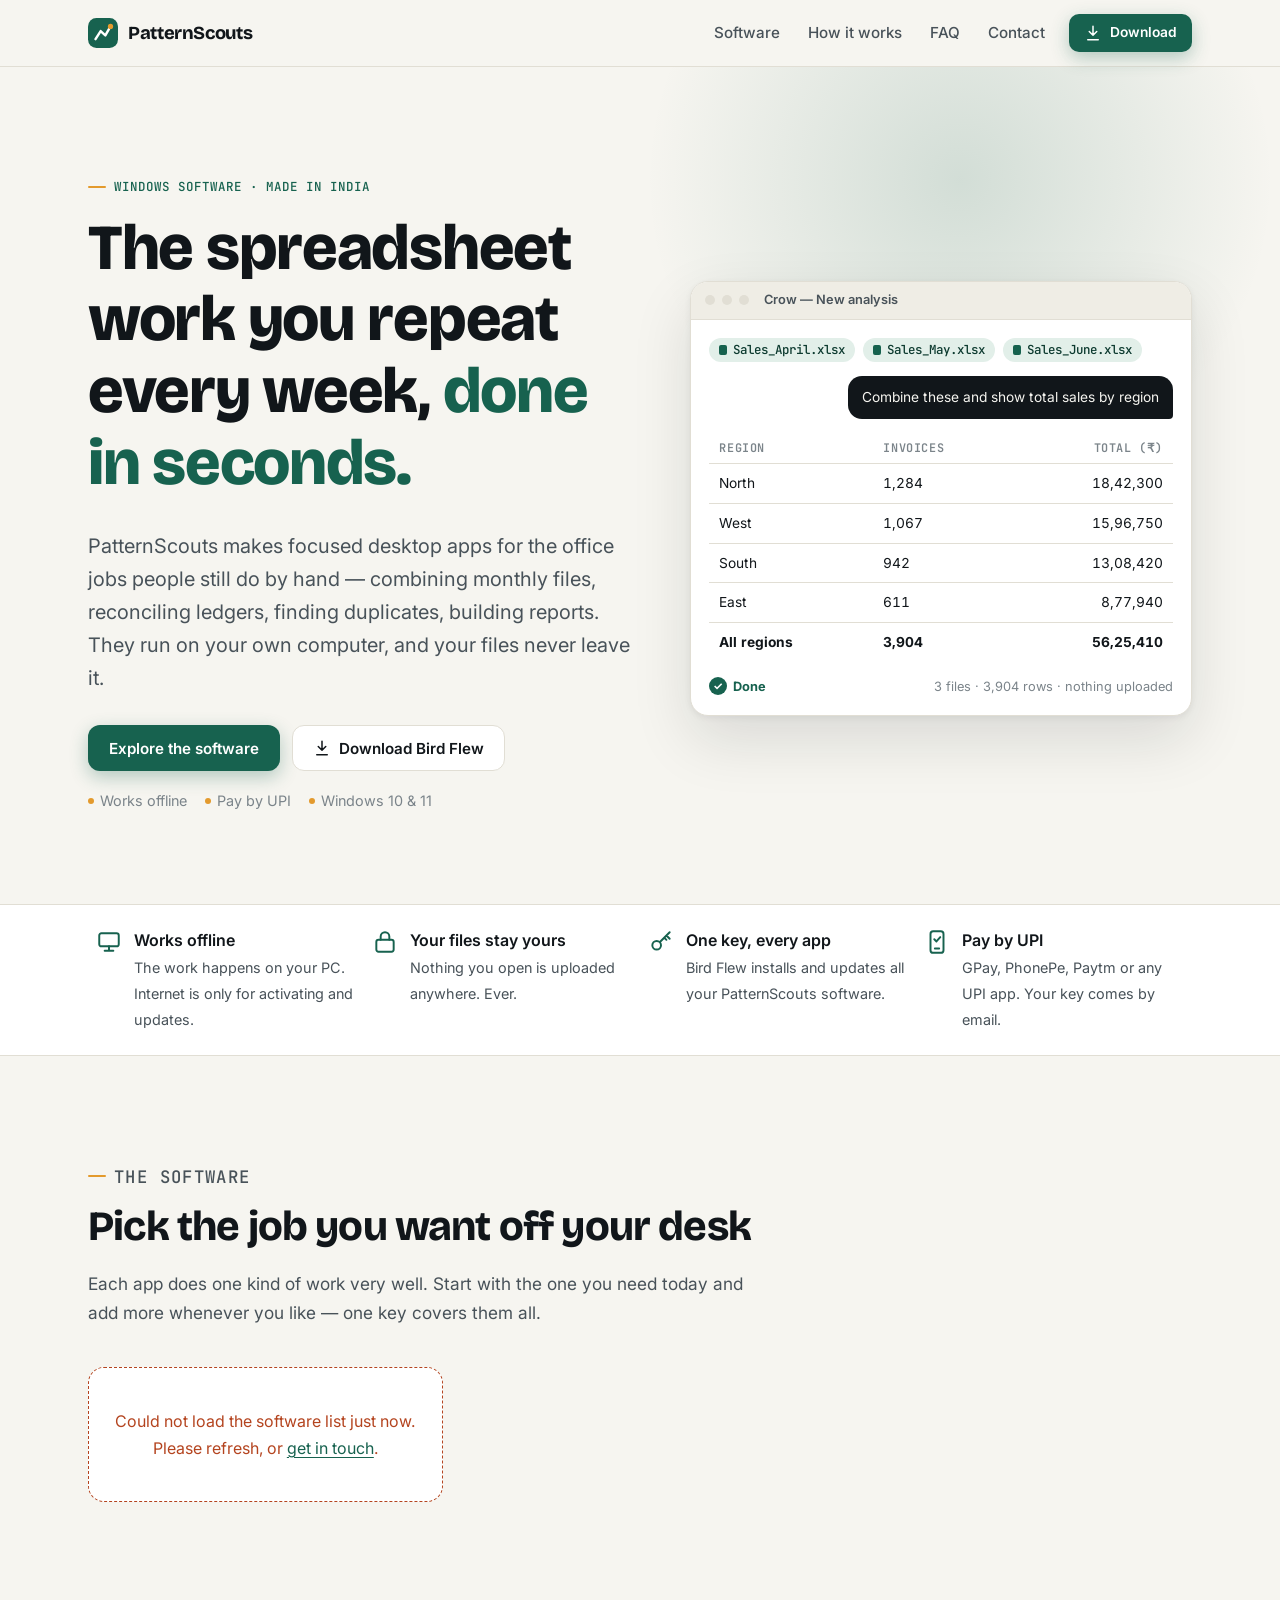
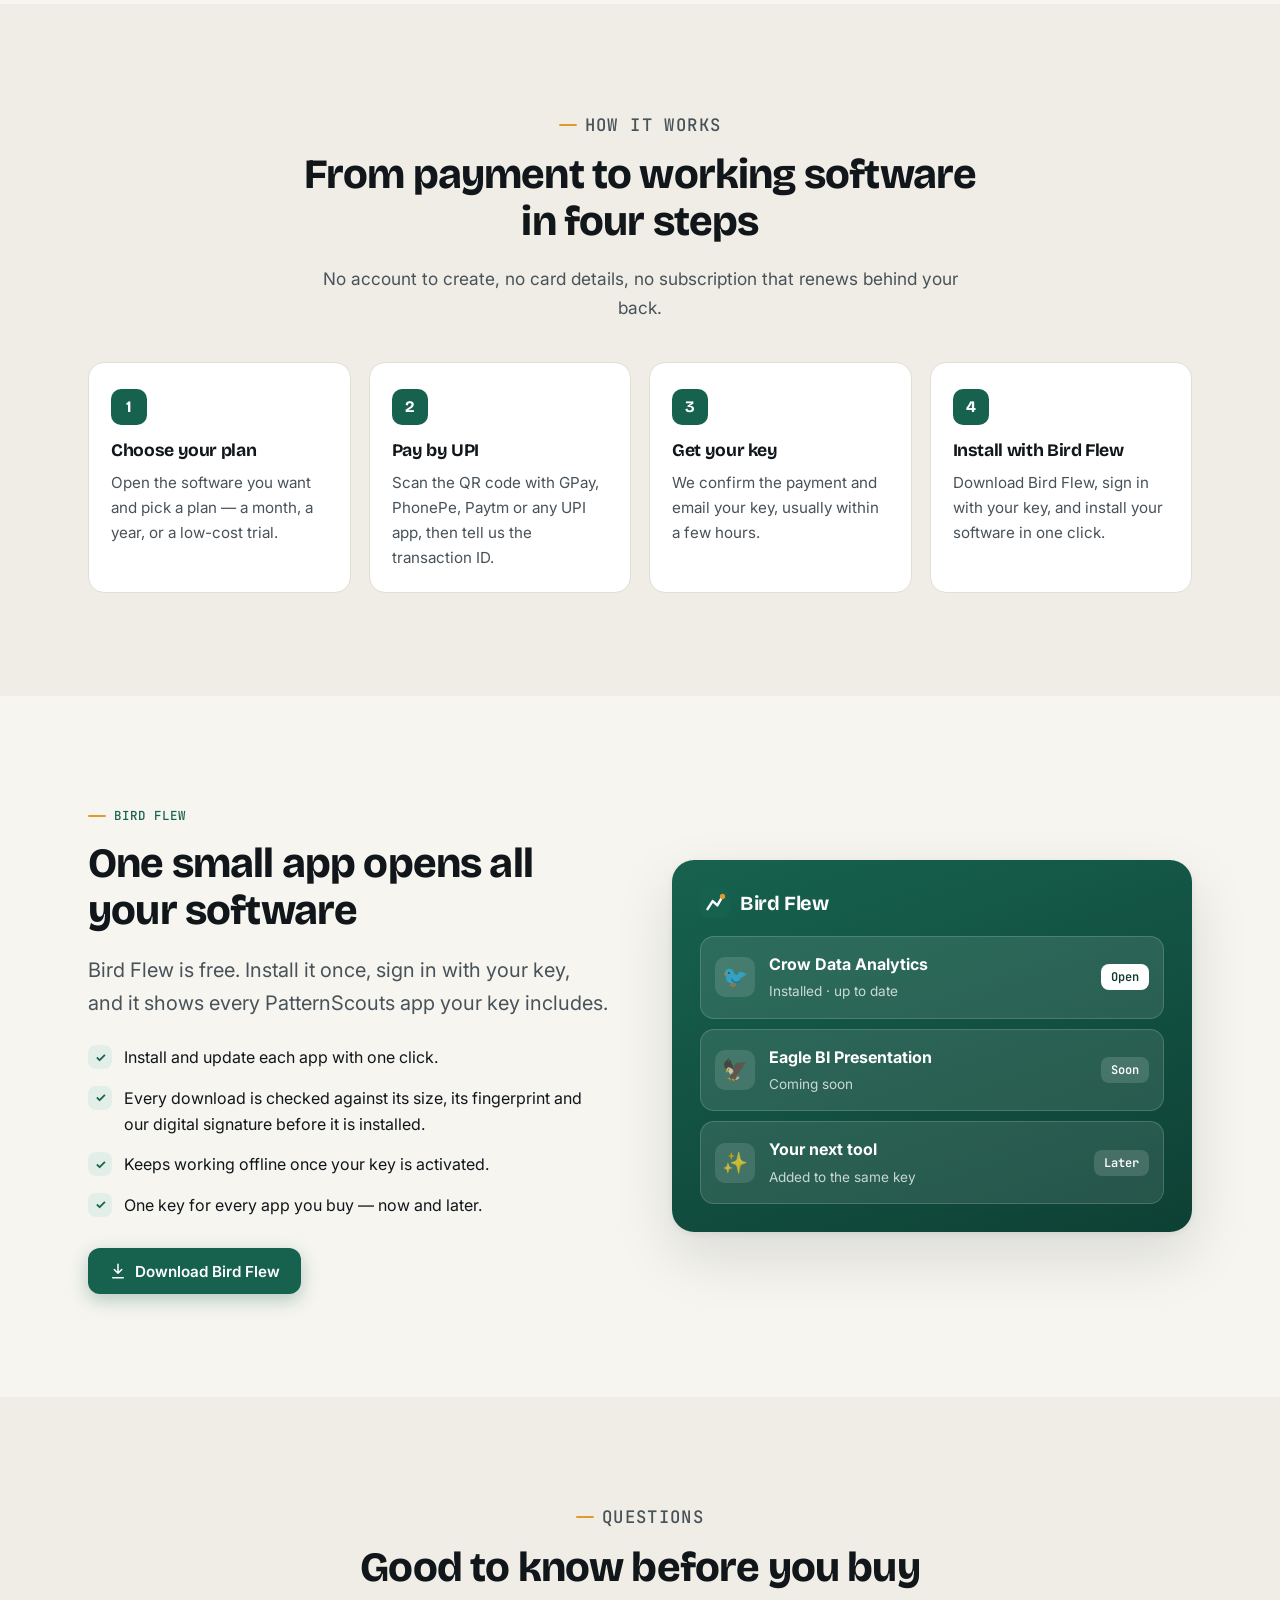
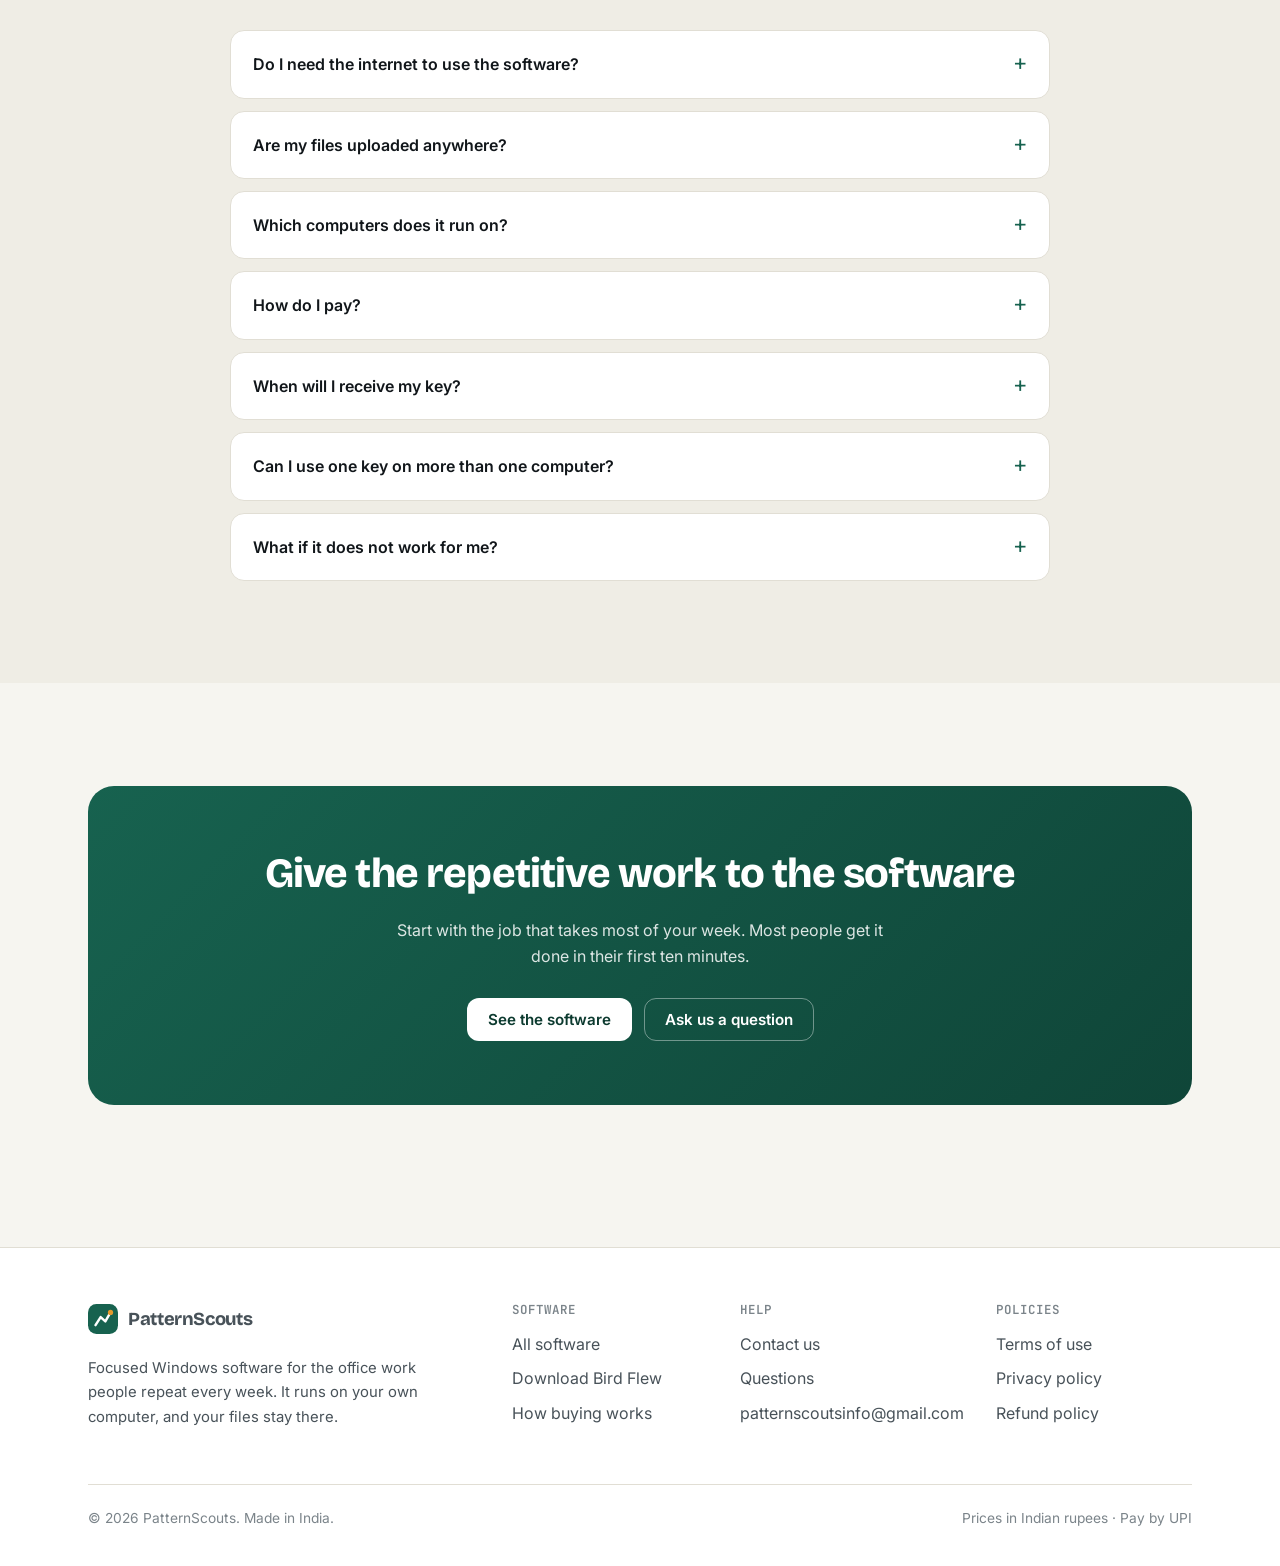
<file: index.html>
<!doctype html>
<html lang="en-IN">
<head>
<meta charset="utf-8">
<meta name="viewport" content="width=device-width, initial-scale=1">
<title>PatternScouts — Windows software for repeated spreadsheet work</title>
<meta name="description" content="Focused Windows apps that do your repeated Excel and office jobs in seconds. Works offline, your files stay on your PC. Pay by UPI.">
<link rel="canonical" href="https://patternscoutsinfo.in/">
<meta property="og:type" content="website">
<meta property="og:site_name" content="PatternScouts">
<meta property="og:title" content="PatternScouts — Windows software for repeated spreadsheet work">
<meta property="og:description" content="Focused Windows apps that do your repeated Excel and office jobs in seconds. Works offline, your files stay on your PC. Pay by UPI.">
<meta property="og:url" content="https://patternscoutsinfo.in/">
<meta name="theme-color" content="#17624F">
<link rel="icon" href="/favicon.svg" type="image/svg+xml">
<link rel="preconnect" href="https://fonts.googleapis.com">
<link rel="preconnect" href="https://fonts.gstatic.com" crossorigin>
<link href="https://fonts.googleapis.com/css2?family=Bricolage+Grotesque:opsz,wght@12..96,600..800&family=Inter:wght@400;500;600;700&family=JetBrains+Mono:wght@500;600&display=swap" rel="stylesheet">
<link rel="stylesheet" href="/css/site.css">
</head>
<body>
<a class="sr-only" href="#main">Skip to content</a>
<header class="top">
  <div class="wrap">
    <a class="brand" href="/"><svg class="brand-mark" viewBox="0 0 32 32" aria-hidden="true"><rect width="32" height="32" rx="9" style="fill:var(--brand)"/><path d="M8 22.5 13.5 14l5 4.5L24 9" style="fill:none;stroke:#fff;stroke-width:2.6;stroke-linecap:round;stroke-linejoin:round"/><circle cx="24" cy="9" r="2.8" style="fill:var(--saffron)"/></svg><span>PatternScouts</span></a>
    <button class="menu-btn" type="button" aria-label="Open menu" aria-expanded="false" aria-controls="nav"><svg viewBox="0 0 24 24" fill="none" stroke="currentColor" stroke-width="2" stroke-linecap="round" aria-hidden="true"><path d="M4 7h16M4 12h16M4 17h16"/></svg></button>
    <nav class="nav" id="nav" aria-label="Main">
      <a href="/#software">Software</a>
      <a href="/#how">How it works</a>
      <a href="/#faq">FAQ</a>
      <a href="/contact.html">Contact</a>
      <a class="btn btn-primary btn-small" href="/download.html"><svg viewBox="0 0 24 24" fill="none" stroke="currentColor" stroke-width="2" stroke-linecap="round" stroke-linejoin="round" aria-hidden="true"><path d="M12 3v12M7 10l5 5 5-5M5 21h14"/></svg>Download</a>
    </nav>
  </div>
</header>
<main id="main">
<section class="hero">
  <div class="wrap">
    <div>
      <p class="eyebrow">Windows software &middot; Made in India</p>
      <h1>The spreadsheet work you repeat every week, <em>done in seconds.</em></h1>
      <p class="lede">PatternScouts makes focused desktop apps for the office jobs people still do by hand &mdash; combining monthly files, reconciling ledgers, finding duplicates, building reports. They run on your own computer, and your files never leave it.</p>
      <div class="hero-actions">
        <a class="btn btn-primary" href="#software">Explore the software</a>
        <a class="btn btn-ghost" href="/download.html"><svg viewBox="0 0 24 24" fill="none" stroke="currentColor" stroke-width="2" stroke-linecap="round" stroke-linejoin="round" aria-hidden="true"><path d="M12 3v12M7 10l5 5 5-5M5 21h14"/></svg>Download Bird Flew</a>
      </div>
      <p class="hero-note"><span>Works offline</span><span>Pay by UPI</span><span>Windows 10 &amp; 11</span></p>
    </div>
    <div class="mock" aria-hidden="true">
      <div class="mock-bar"><i></i><i></i><i></i><b>Crow &mdash; New analysis</b></div>
      <div class="mock-body">
        <div class="mock-files"><span class="chip">Sales_April.xlsx</span><span class="chip">Sales_May.xlsx</span><span class="chip">Sales_June.xlsx</span></div>
        <div class="mock-ask">Combine these and show total sales by region</div>
        <table class="mock-table">
          <thead><tr><th>Region</th><th>Invoices</th><th>Total (&#8377;)</th></tr></thead>
          <tbody>
            <tr><td>North</td><td>1,284</td><td>18,42,300</td></tr>
            <tr><td>West</td><td>1,067</td><td>15,96,750</td></tr>
            <tr><td>South</td><td>942</td><td>13,08,420</td></tr>
            <tr><td>East</td><td>611</td><td>8,77,940</td></tr>
            <tr><td>All regions</td><td>3,904</td><td>56,25,410</td></tr>
          </tbody>
        </table>
        <div class="mock-done"><strong>Done</strong><span>3 files &middot; 3,904 rows &middot; nothing uploaded</span></div>
      </div>
    </div>
  </div>
</section>

<section class="trust" aria-label="Why PatternScouts">
  <div class="wrap">
    <div class="trust-item"><svg viewBox="0 0 24 24" fill="none" stroke="currentColor" stroke-width="1.8" stroke-linecap="round" stroke-linejoin="round" aria-hidden="true"><rect x="3" y="4" width="18" height="12" rx="2"/><path d="M8 20h8M12 16v4"/></svg><div><strong>Works offline</strong><span>The work happens on your PC. Internet is only for activating and updates.</span></div></div>
    <div class="trust-item"><svg viewBox="0 0 24 24" fill="none" stroke="currentColor" stroke-width="1.8" stroke-linecap="round" stroke-linejoin="round" aria-hidden="true"><rect x="4" y="10" width="16" height="11" rx="2"/><path d="M8 10V7a4 4 0 0 1 8 0v3"/></svg><div><strong>Your files stay yours</strong><span>Nothing you open is uploaded anywhere. Ever.</span></div></div>
    <div class="trust-item"><svg viewBox="0 0 24 24" fill="none" stroke="currentColor" stroke-width="1.8" stroke-linecap="round" stroke-linejoin="round" aria-hidden="true"><circle cx="8" cy="15" r="4"/><path d="m11 12 9-9M17 6l3 3M15 8l2 2"/></svg><div><strong>One key, every app</strong><span>Bird Flew installs and updates all your PatternScouts software.</span></div></div>
    <div class="trust-item"><svg viewBox="0 0 24 24" fill="none" stroke="currentColor" stroke-width="1.8" stroke-linecap="round" stroke-linejoin="round" aria-hidden="true"><rect x="6" y="2" width="12" height="20" rx="2.5"/><path d="M10 18h4M9.5 9.5l2 2 3.5-4"/></svg><div><strong>Pay by UPI</strong><span>GPay, PhonePe, Paytm or any UPI app. Your key comes by email.</span></div></div>
  </div>
</section>

<section class="section" id="software">
  <div class="wrap">
    <div class="section-head">
      <p class="eyebrow">The software</p>
      <h2>Pick the job you want off your desk</h2>
      <p>Each app does one kind of work very well. Start with the one you need today and add more whenever you like &mdash; one key covers them all.</p>
    </div>
    <div class="grid" id="products">
      <div class="skeleton"></div><div class="skeleton"></div>
    </div>
  </div>
</section>

<section class="section section-alt" id="how">
  <div class="wrap">
    <div class="section-head center">
      <p class="eyebrow">How it works</p>
      <h2>From payment to working software in four steps</h2>
      <p>No account to create, no card details, no subscription that renews behind your back.</p>
    </div>
    <div class="steps">
      <div class="step"><h3>Choose your plan</h3><p>Open the software you want and pick a plan &mdash; a month, a year, or a low-cost trial.</p></div>
      <div class="step"><h3>Pay by UPI</h3><p>Scan the QR code with GPay, PhonePe, Paytm or any UPI app, then tell us the transaction ID.</p></div>
      <div class="step"><h3>Get your key</h3><p>We confirm the payment and email your key, usually within a few hours.</p></div>
      <div class="step"><h3>Install with Bird Flew</h3><p>Download Bird Flew, sign in with your key, and install your software in one click.</p></div>
    </div>
  </div>
</section>

<section class="section">
  <div class="wrap split">
    <div>
      <p class="eyebrow">Bird Flew</p>
      <h2>One small app opens all your software</h2>
      <p class="lede">Bird Flew is free. Install it once, sign in with your key, and it shows every PatternScouts app your key includes.</p>
      <ul class="checks">
        <li>Install and update each app with one click.</li>
        <li>Every download is checked against its size, its fingerprint and our digital signature before it is installed.</li>
        <li>Keeps working offline once your key is activated.</li>
        <li>One key for every app you buy &mdash; now and later.</li>
      </ul>
      <a class="btn btn-primary" href="/download.html"><svg viewBox="0 0 24 24" fill="none" stroke="currentColor" stroke-width="2" stroke-linecap="round" stroke-linejoin="round" aria-hidden="true"><path d="M12 3v12M7 10l5 5 5-5M5 21h14"/></svg>Download Bird Flew</a>
    </div>
    <div class="launcher" aria-hidden="true">
      <h3><svg class="brand-mark" viewBox="0 0 32 32" aria-hidden="true"><rect width="32" height="32" rx="9" style="fill:var(--brand)"/><path d="M8 22.5 13.5 14l5 4.5L24 9" style="fill:none;stroke:#fff;stroke-width:2.6;stroke-linecap:round;stroke-linejoin:round"/><circle cx="24" cy="9" r="2.8" style="fill:var(--saffron)"/></svg> Bird Flew</h3>
      <div class="launcher-app"><span class="ico">&#128038;</span><div><strong>Crow Data Analytics</strong><span>Installed &middot; up to date</span></div><em>Open</em></div>
      <div class="launcher-app"><span class="ico">&#129413;</span><div><strong>Eagle BI Presentation</strong><span>Coming soon</span></div><em class="dim">Soon</em></div>
      <div class="launcher-app"><span class="ico">&#10024;</span><div><strong>Your next tool</strong><span>Added to the same key</span></div><em class="dim">Later</em></div>
    </div>
  </div>
</section>

<section class="section" id="combo" hidden style="padding-top:0">
  <div class="wrap"><div id="bundles"></div></div>
</section>

<section class="section section-alt" id="faq">
  <div class="wrap">
    <div class="section-head center">
      <p class="eyebrow">Questions</p>
      <h2>Good to know before you buy</h2>
    </div>
    <div class="faq">
      <details><summary>Do I need the internet to use the software?</summary><p>Only to activate your key, download the software and get updates. The work itself &mdash; opening your files and producing results &mdash; happens on your computer, offline.</p></details>
      <details><summary>Are my files uploaded anywhere?</summary><p>No. Your spreadsheets are opened and processed on your own computer. We only keep what is needed to run your licence: your name, email, mobile number and which computers your key is activated on.</p></details>
      <details><summary>Which computers does it run on?</summary><p>Windows 10 or Windows 11, 64-bit. 8 GB of memory is enough; on computers with more memory the built-in AI assistant automatically uses a larger, smarter model.</p></details>
      <details><summary>How do I pay?</summary><p>By UPI &mdash; GPay, PhonePe, Paytm, BHIM or your bank's app. Scan the QR code on the buy page, pay the exact amount, and enter the UPI transaction ID. Card payments will be added later.</p></details>
      <details><summary>When will I receive my key?</summary><p>As soon as we have matched your payment &mdash; usually within a few hours, and always within one business day. It is emailed to the address you enter.</p></details>
      <details><summary>Can I use one key on more than one computer?</summary><p>Each plan says how many computers it covers. If you change computers, you can move your key; get in touch and we will help.</p></details>
      <details><summary>What if it does not work for me?</summary><p>Write to us first &mdash; most problems are fixed in one reply. If we cannot make it work on your computer, see our <a href="/refunds.html">refund policy</a>.</p></details>
    </div>
  </div>
</section>

<section class="section">
  <div class="wrap">
    <div class="cta-band">
      <h2>Give the repetitive work to the software</h2>
      <p>Start with the job that takes most of your week. Most people get it done in their first ten minutes.</p>
      <div class="hero-actions">
        <a class="btn btn-primary" href="#software">See the software</a>
        <a class="btn btn-ghost" href="/contact.html">Ask us a question</a>
      </div>
    </div>
  </div>
</section>
</main>
<footer class="foot">
  <div class="wrap">
    <div class="foot-grid">
      <div>
        <a class="brand" href="/"><svg class="brand-mark" viewBox="0 0 32 32" aria-hidden="true"><rect width="32" height="32" rx="9" style="fill:var(--brand)"/><path d="M8 22.5 13.5 14l5 4.5L24 9" style="fill:none;stroke:#fff;stroke-width:2.6;stroke-linecap:round;stroke-linejoin:round"/><circle cx="24" cy="9" r="2.8" style="fill:var(--saffron)"/></svg><span>PatternScouts</span></a>
        <p style="margin-top:14px">Focused Windows software for the office work people repeat every week. It runs on your own computer, and your files stay there.</p>
      </div>
      <div>
        <h4>Software</h4>
        <ul>
          <li><a href="/#software">All software</a></li>
          <li><a href="/download.html">Download Bird Flew</a></li>
          <li><a href="/#how">How buying works</a></li>
        </ul>
      </div>
      <div>
        <h4>Help</h4>
        <ul>
          <li><a href="/contact.html">Contact us</a></li>
          <li><a href="/#faq">Questions</a></li>
          <li><a href="mailto:patternscoutsinfo@gmail.com">patternscoutsinfo@gmail.com</a></li>
        </ul>
      </div>
      <div>
        <h4>Policies</h4>
        <ul>
          <li><a href="/terms.html">Terms of use</a></li>
          <li><a href="/privacy.html">Privacy policy</a></li>
          <li><a href="/refunds.html">Refund policy</a></li>
        </ul>
      </div>
    </div>
    <div class="foot-base">
      <span>&copy; <span data-year>2026</span> PatternScouts. Made in India.</span>
      <span>Prices in Indian rupees &middot; Pay by UPI</span>
    </div>
  </div>
</footer>
<script src="/js/site.js" defer></script>
<script src="/js/config.js" defer></script>
<script src="/js/api.js" defer></script>
<script src="/js/home.js" defer></script>
</body>
</html>
</file>
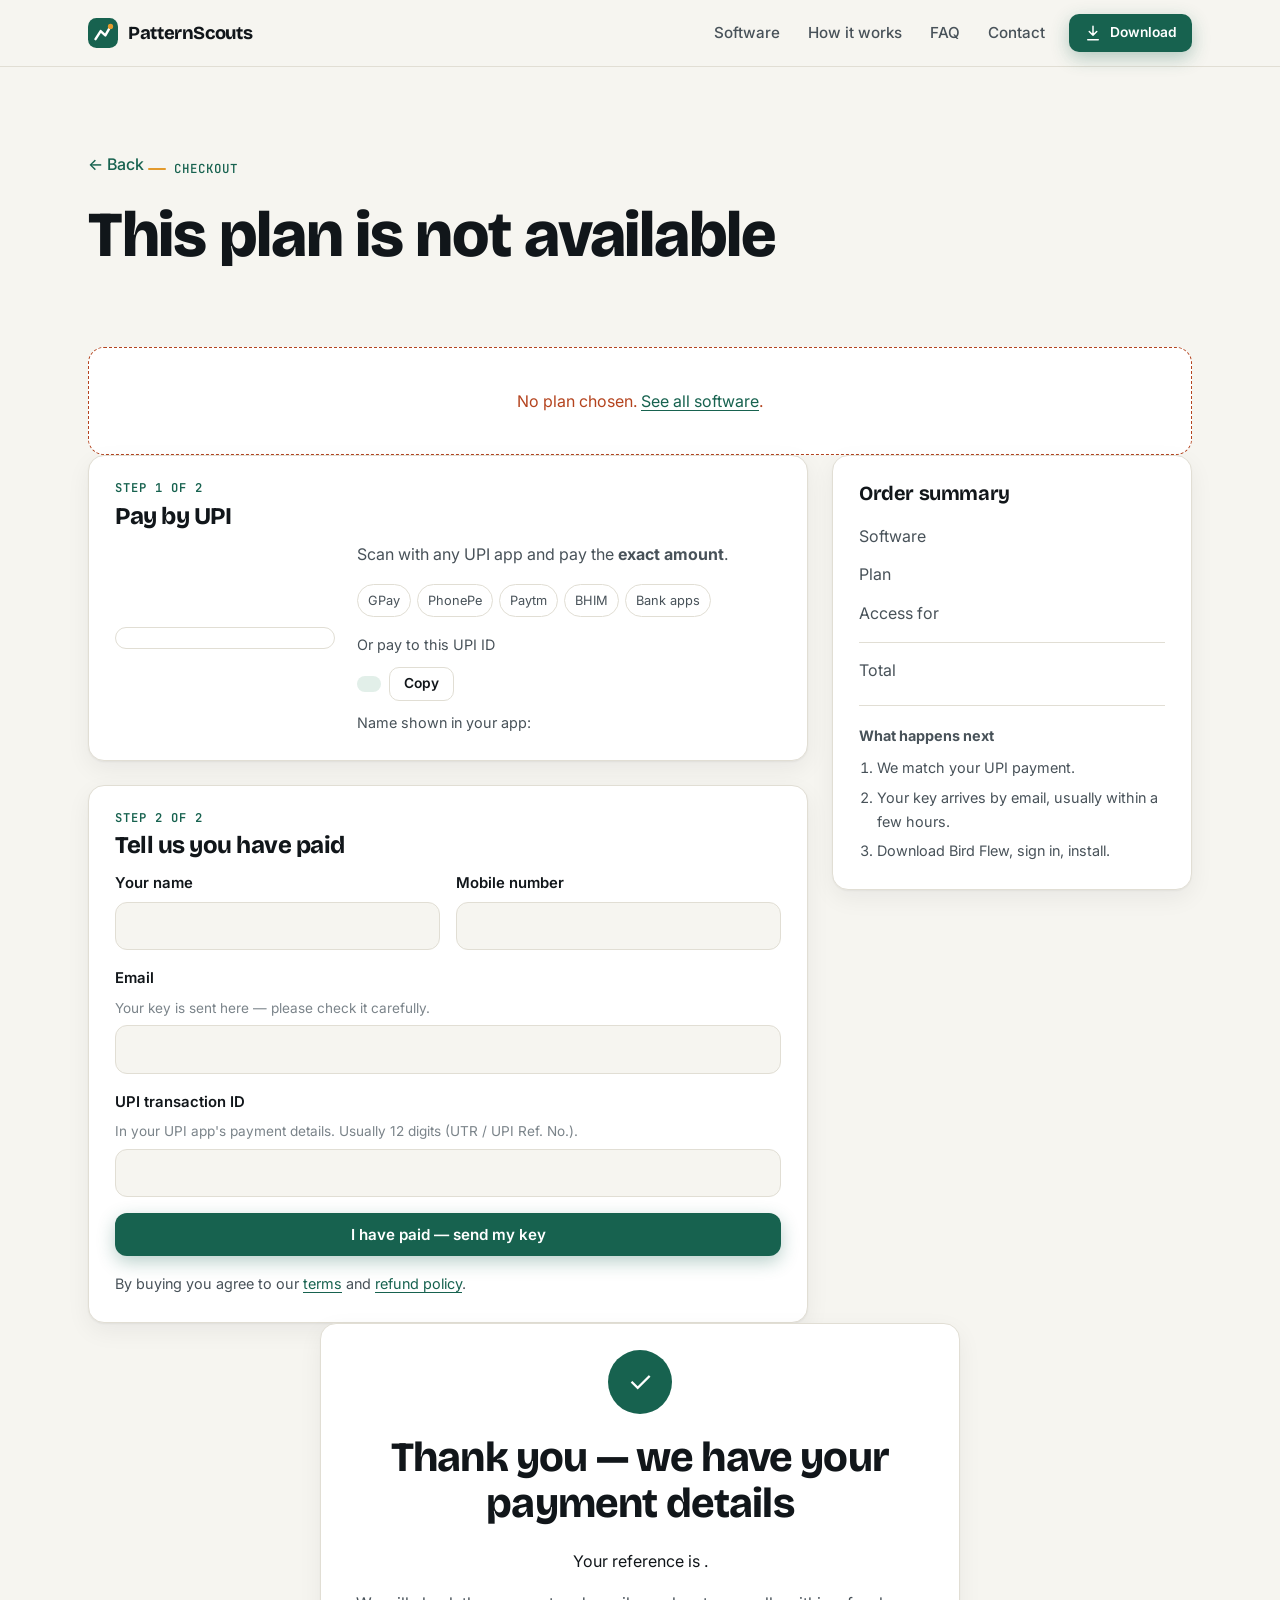
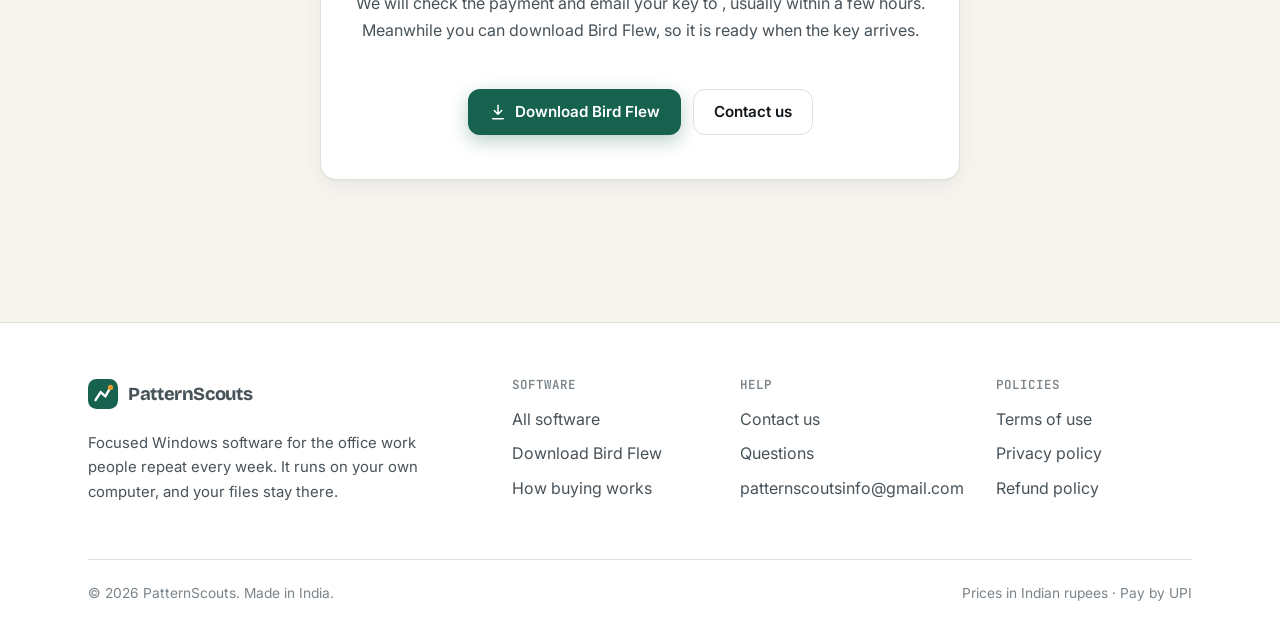
<file: buy.html>
<!doctype html>
<html lang="en-IN">
<head>
<meta charset="utf-8">
<meta name="viewport" content="width=device-width, initial-scale=1">
<title>Checkout — PatternScouts</title>
<meta name="description" content="Buy PatternScouts software. Pay by UPI; your key arrives by email.">
<link rel="canonical" href="https://patternscoutsinfo.in/buy.html">
<meta property="og:type" content="website">
<meta property="og:site_name" content="PatternScouts">
<meta property="og:title" content="Checkout — PatternScouts">
<meta property="og:description" content="Buy PatternScouts software. Pay by UPI; your key arrives by email.">
<meta property="og:url" content="https://patternscoutsinfo.in/buy.html">
<meta name="theme-color" content="#17624F">
<link rel="icon" href="/favicon.svg" type="image/svg+xml">
<link rel="preconnect" href="https://fonts.googleapis.com">
<link rel="preconnect" href="https://fonts.gstatic.com" crossorigin>
<link href="https://fonts.googleapis.com/css2?family=Bricolage+Grotesque:opsz,wght@12..96,600..800&family=Inter:wght@400;500;600;700&family=JetBrains+Mono:wght@500;600&display=swap" rel="stylesheet">
<link rel="stylesheet" href="/css/site.css">
</head>
<body>
<a class="sr-only" href="#main">Skip to content</a>
<header class="top">
  <div class="wrap">
    <a class="brand" href="/"><svg class="brand-mark" viewBox="0 0 32 32" aria-hidden="true"><rect width="32" height="32" rx="9" style="fill:var(--brand)"/><path d="M8 22.5 13.5 14l5 4.5L24 9" style="fill:none;stroke:#fff;stroke-width:2.6;stroke-linecap:round;stroke-linejoin:round"/><circle cx="24" cy="9" r="2.8" style="fill:var(--saffron)"/></svg><span>PatternScouts</span></a>
    <button class="menu-btn" type="button" aria-label="Open menu" aria-expanded="false" aria-controls="nav"><svg viewBox="0 0 24 24" fill="none" stroke="currentColor" stroke-width="2" stroke-linecap="round" aria-hidden="true"><path d="M4 7h16M4 12h16M4 17h16"/></svg></button>
    <nav class="nav" id="nav" aria-label="Main">
      <a href="/#software">Software</a>
      <a href="/#how">How it works</a>
      <a href="/#faq">FAQ</a>
      <a href="/contact.html">Contact</a>
      <a class="btn btn-primary btn-small" href="/download.html"><svg viewBox="0 0 24 24" fill="none" stroke="currentColor" stroke-width="2" stroke-linecap="round" stroke-linejoin="round" aria-hidden="true"><path d="M12 3v12M7 10l5 5 5-5M5 21h14"/></svg>Download</a>
    </nav>
  </div>
</header>
<main id="main">
<section class="page-head">
  <div class="wrap">
    <a class="back" id="back" href="/#software">&larr; Back</a>
    <p class="eyebrow">Checkout</p>
    <h1 id="title">Loading&hellip;</h1>
    <p class="lede" id="lede"></p>
  </div>
</section>

<section class="section" style="padding-top:0">
  <div class="wrap">
    <div class="state" id="state">Loading&hellip;</div>

    <div class="checkout" id="buy" hidden>
      <div class="pay-steps">
        <article class="card">
          <p class="step-label">Step 1 of 2</p>
          <h2 style="font-size:1.5rem">Pay <span data-amount></span> by UPI</h2>
          <div class="pay-grid">
            <div class="qr" id="qr" role="img" aria-label="UPI QR code for this payment"></div>
            <div>
              <p class="muted">Scan with any UPI app and pay the <strong>exact amount</strong>.</p>
              <div class="apps"><span>GPay</span><span>PhonePe</span><span>Paytm</span><span>BHIM</span><span>Bank apps</span></div>
              <p class="small muted" style="margin:16px 0 4px">Or pay to this UPI ID</p>
              <div class="upi"><code id="upi-id"></code><button type="button" class="btn btn-ghost btn-small" id="copy-upi">Copy</button></div>
              <p class="small muted" style="margin:0">Name shown in your app: <strong id="upi-name"></strong></p>
              <a class="btn btn-primary btn-block open-app" id="open-app" href="#">Pay with my UPI app</a>
            </div>
          </div>
        </article>

        <article class="card">
          <p class="step-label">Step 2 of 2</p>
          <h2 style="font-size:1.5rem">Tell us you have paid</h2>
          <form class="form" id="form" novalidate>
            <div class="form-row">
              <label class="field">Your name<input name="name" autocomplete="name" maxlength="120" required></label>
              <label class="field">Mobile number<input name="phone" type="tel" autocomplete="tel" inputmode="tel" maxlength="16" required></label>
            </div>
            <label class="field">Email <span class="hint">Your key is sent here &mdash; please check it carefully.</span>
              <input name="email" type="email" autocomplete="email" maxlength="200" required></label>
            <label class="field">UPI transaction ID <span class="hint">In your UPI app's payment details. Usually 12 digits (UTR / UPI Ref. No.).</span>
              <input name="ref" inputmode="numeric" autocomplete="off" maxlength="40" required></label>
            <p class="form-error" id="error" role="alert" hidden></p>
            <button class="btn btn-primary btn-block" type="submit" id="submit">I have paid &mdash; send my key</button>
            <p class="small muted" style="margin:0">By buying you agree to our <a href="/terms.html">terms</a> and <a href="/refunds.html">refund policy</a>.</p>
          </form>
        </article>
      </div>

      <aside class="card summary" aria-label="Order summary">
        <h3>Order summary</h3>
        <dl>
          <div><dt>Software</dt><dd id="sum-product"></dd></div>
          <div><dt>Plan</dt><dd id="sum-plan"></dd></div>
          <div><dt>Access for</dt><dd id="sum-period"></dd></div>
          <div class="total"><dt>Total</dt><dd data-amount></dd></div>
        </dl>
        <div class="next">
          <strong>What happens next</strong>
          <ol>
            <li>We match your UPI payment.</li>
            <li>Your key arrives by email, usually within a few hours.</li>
            <li>Download Bird Flew, sign in, install.</li>
          </ol>
        </div>
      </aside>
    </div>

    <article class="card done-card" id="done" hidden>
      <div class="big-check" aria-hidden="true">&#10003;</div>
      <h2>Thank you &mdash; we have your payment details</h2>
      <p>Your reference is <strong id="ref-out"></strong>.</p>
      <p class="muted">We will check the payment and email your key to <strong id="email-out"></strong>, usually within a few hours. Meanwhile you can download Bird Flew, so it is ready when the key arrives.</p>
      <div class="hero-actions" style="justify-content:center">
        <a class="btn btn-primary" href="/download.html"><svg viewBox="0 0 24 24" fill="none" stroke="currentColor" stroke-width="2" stroke-linecap="round" stroke-linejoin="round" aria-hidden="true"><path d="M12 3v12M7 10l5 5 5-5M5 21h14"/></svg>Download Bird Flew</a>
        <a class="btn btn-ghost" href="/contact.html">Contact us</a>
      </div>
    </article>
  </div>
</section>
</main>
<footer class="foot">
  <div class="wrap">
    <div class="foot-grid">
      <div>
        <a class="brand" href="/"><svg class="brand-mark" viewBox="0 0 32 32" aria-hidden="true"><rect width="32" height="32" rx="9" style="fill:var(--brand)"/><path d="M8 22.5 13.5 14l5 4.5L24 9" style="fill:none;stroke:#fff;stroke-width:2.6;stroke-linecap:round;stroke-linejoin:round"/><circle cx="24" cy="9" r="2.8" style="fill:var(--saffron)"/></svg><span>PatternScouts</span></a>
        <p style="margin-top:14px">Focused Windows software for the office work people repeat every week. It runs on your own computer, and your files stay there.</p>
      </div>
      <div>
        <h4>Software</h4>
        <ul>
          <li><a href="/#software">All software</a></li>
          <li><a href="/download.html">Download Bird Flew</a></li>
          <li><a href="/#how">How buying works</a></li>
        </ul>
      </div>
      <div>
        <h4>Help</h4>
        <ul>
          <li><a href="/contact.html">Contact us</a></li>
          <li><a href="/#faq">Questions</a></li>
          <li><a href="mailto:patternscoutsinfo@gmail.com">patternscoutsinfo@gmail.com</a></li>
        </ul>
      </div>
      <div>
        <h4>Policies</h4>
        <ul>
          <li><a href="/terms.html">Terms of use</a></li>
          <li><a href="/privacy.html">Privacy policy</a></li>
          <li><a href="/refunds.html">Refund policy</a></li>
        </ul>
      </div>
    </div>
    <div class="foot-base">
      <span>&copy; <span data-year>2026</span> PatternScouts. Made in India.</span>
      <span>Prices in Indian rupees &middot; Pay by UPI</span>
    </div>
  </div>
</footer>
<script src="/js/site.js" defer></script>
<script src="/js/config.js" defer></script>
<script src="/js/api.js" defer></script>
<script src="/js/vendor/qrcode.min.js" defer></script>
<script src="/js/buy.js" defer></script>
</body>
</html>
</file>
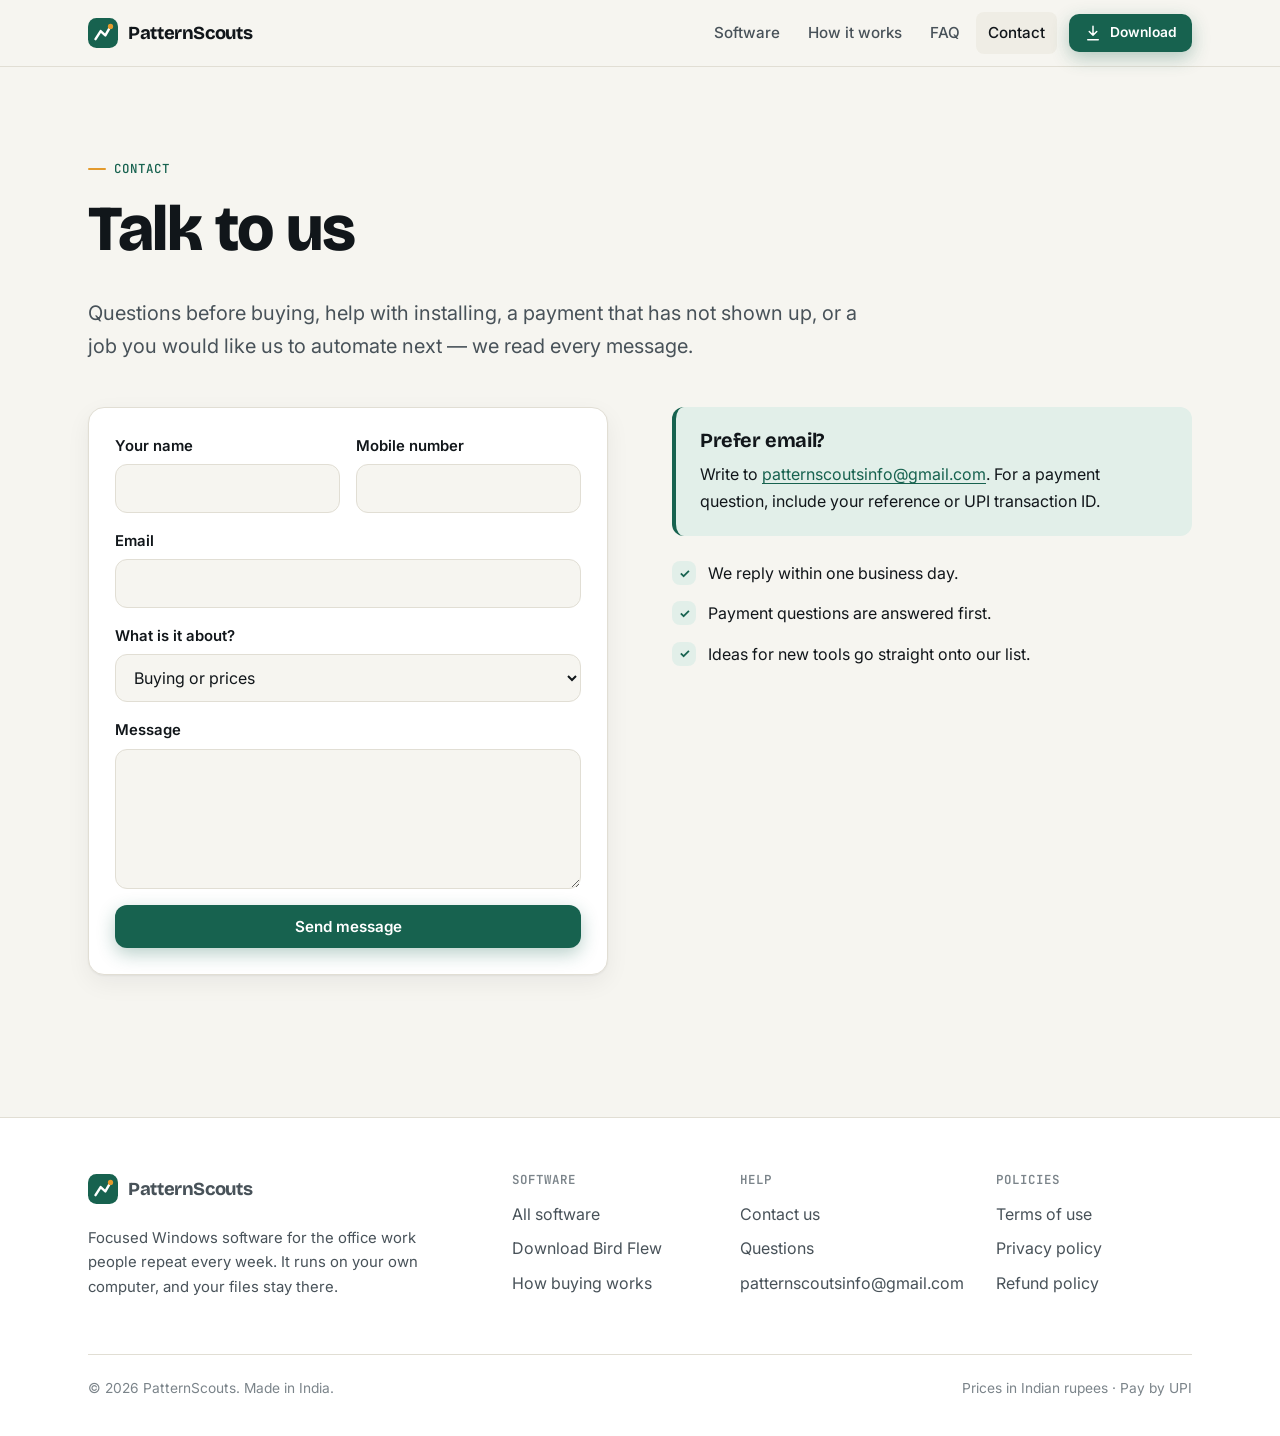
<file: contact.html>
<!doctype html>
<html lang="en-IN">
<head>
<meta charset="utf-8">
<meta name="viewport" content="width=device-width, initial-scale=1">
<title>Contact — PatternScouts</title>
<meta name="description" content="Questions, help with installing, payments, or ideas for new tools. We reply within one business day.">
<link rel="canonical" href="https://patternscoutsinfo.in/contact.html">
<meta property="og:type" content="website">
<meta property="og:site_name" content="PatternScouts">
<meta property="og:title" content="Contact — PatternScouts">
<meta property="og:description" content="Questions, help with installing, payments, or ideas for new tools. We reply within one business day.">
<meta property="og:url" content="https://patternscoutsinfo.in/contact.html">
<meta name="theme-color" content="#17624F">
<link rel="icon" href="/favicon.svg" type="image/svg+xml">
<link rel="preconnect" href="https://fonts.googleapis.com">
<link rel="preconnect" href="https://fonts.gstatic.com" crossorigin>
<link href="https://fonts.googleapis.com/css2?family=Bricolage+Grotesque:opsz,wght@12..96,600..800&family=Inter:wght@400;500;600;700&family=JetBrains+Mono:wght@500;600&display=swap" rel="stylesheet">
<link rel="stylesheet" href="/css/site.css">
</head>
<body>
<a class="sr-only" href="#main">Skip to content</a>
<header class="top">
  <div class="wrap">
    <a class="brand" href="/"><svg class="brand-mark" viewBox="0 0 32 32" aria-hidden="true"><rect width="32" height="32" rx="9" style="fill:var(--brand)"/><path d="M8 22.5 13.5 14l5 4.5L24 9" style="fill:none;stroke:#fff;stroke-width:2.6;stroke-linecap:round;stroke-linejoin:round"/><circle cx="24" cy="9" r="2.8" style="fill:var(--saffron)"/></svg><span>PatternScouts</span></a>
    <button class="menu-btn" type="button" aria-label="Open menu" aria-expanded="false" aria-controls="nav"><svg viewBox="0 0 24 24" fill="none" stroke="currentColor" stroke-width="2" stroke-linecap="round" aria-hidden="true"><path d="M4 7h16M4 12h16M4 17h16"/></svg></button>
    <nav class="nav" id="nav" aria-label="Main">
      <a href="/#software">Software</a>
      <a href="/#how">How it works</a>
      <a href="/#faq">FAQ</a>
      <a href="/contact.html" aria-current="page">Contact</a>
      <a class="btn btn-primary btn-small" href="/download.html"><svg viewBox="0 0 24 24" fill="none" stroke="currentColor" stroke-width="2" stroke-linecap="round" stroke-linejoin="round" aria-hidden="true"><path d="M12 3v12M7 10l5 5 5-5M5 21h14"/></svg>Download</a>
    </nav>
  </div>
</header>
<main id="main">
<section class="page-head">
  <div class="wrap">
    <p class="eyebrow">Contact</p>
    <h1>Talk to us</h1>
    <p class="lede">Questions before buying, help with installing, a payment that has not shown up, or a job you would like us to automate next &mdash; we read every message.</p>
  </div>
</section>

<section class="section" style="padding-top:0">
  <div class="wrap split" style="align-items:start">
    <div class="card">
      <form class="form" id="contact-form" novalidate>
        <div class="form-row">
          <label class="field">Your name<input name="name" autocomplete="name" maxlength="120" required></label>
          <label class="field">Mobile number<input name="mobile" type="tel" autocomplete="tel" inputmode="tel" maxlength="16" required></label>
        </div>
        <label class="field">Email<input name="email" type="email" autocomplete="email" maxlength="200" required></label>
        <label class="field">What is it about?
          <select name="topic">
            <option value="Buying">Buying or prices</option>
            <option value="Payment">A payment or my key</option>
            <option value="Support">Help with the software</option>
            <option value="Idea">A job I want automated</option>
            <option value="Other">Something else</option>
          </select>
        </label>
        <label class="field">Message<textarea name="message" maxlength="4000" required></textarea></label>
        <p class="form-error" id="contact-error" role="alert" hidden></p>
        <button class="btn btn-primary" type="submit" id="contact-submit">Send message</button>
      </form>
      <div class="form-ok" id="contact-ok" hidden></div>
    </div>
    <div>
      <div class="callout">
        <h3>Prefer email?</h3>
        <p>Write to <a href="mailto:patternscoutsinfo@gmail.com">patternscoutsinfo@gmail.com</a>. For a payment question, include your reference or UPI transaction ID.</p>
      </div>
      <ul class="checks">
        <li>We reply within one business day.</li>
        <li>Payment questions are answered first.</li>
        <li>Ideas for new tools go straight onto our list.</li>
      </ul>
    </div>
  </div>
</section>
</main>
<footer class="foot">
  <div class="wrap">
    <div class="foot-grid">
      <div>
        <a class="brand" href="/"><svg class="brand-mark" viewBox="0 0 32 32" aria-hidden="true"><rect width="32" height="32" rx="9" style="fill:var(--brand)"/><path d="M8 22.5 13.5 14l5 4.5L24 9" style="fill:none;stroke:#fff;stroke-width:2.6;stroke-linecap:round;stroke-linejoin:round"/><circle cx="24" cy="9" r="2.8" style="fill:var(--saffron)"/></svg><span>PatternScouts</span></a>
        <p style="margin-top:14px">Focused Windows software for the office work people repeat every week. It runs on your own computer, and your files stay there.</p>
      </div>
      <div>
        <h4>Software</h4>
        <ul>
          <li><a href="/#software">All software</a></li>
          <li><a href="/download.html">Download Bird Flew</a></li>
          <li><a href="/#how">How buying works</a></li>
        </ul>
      </div>
      <div>
        <h4>Help</h4>
        <ul>
          <li><a href="/contact.html">Contact us</a></li>
          <li><a href="/#faq">Questions</a></li>
          <li><a href="mailto:patternscoutsinfo@gmail.com">patternscoutsinfo@gmail.com</a></li>
        </ul>
      </div>
      <div>
        <h4>Policies</h4>
        <ul>
          <li><a href="/terms.html">Terms of use</a></li>
          <li><a href="/privacy.html">Privacy policy</a></li>
          <li><a href="/refunds.html">Refund policy</a></li>
        </ul>
      </div>
    </div>
    <div class="foot-base">
      <span>&copy; <span data-year>2026</span> PatternScouts. Made in India.</span>
      <span>Prices in Indian rupees &middot; Pay by UPI</span>
    </div>
  </div>
</footer>
<script src="/js/site.js" defer></script>
<script src="/js/config.js" defer></script>
<script src="/js/api.js" defer></script>
<script src="/js/contact.js" defer></script>
</body>
</html>
</file>
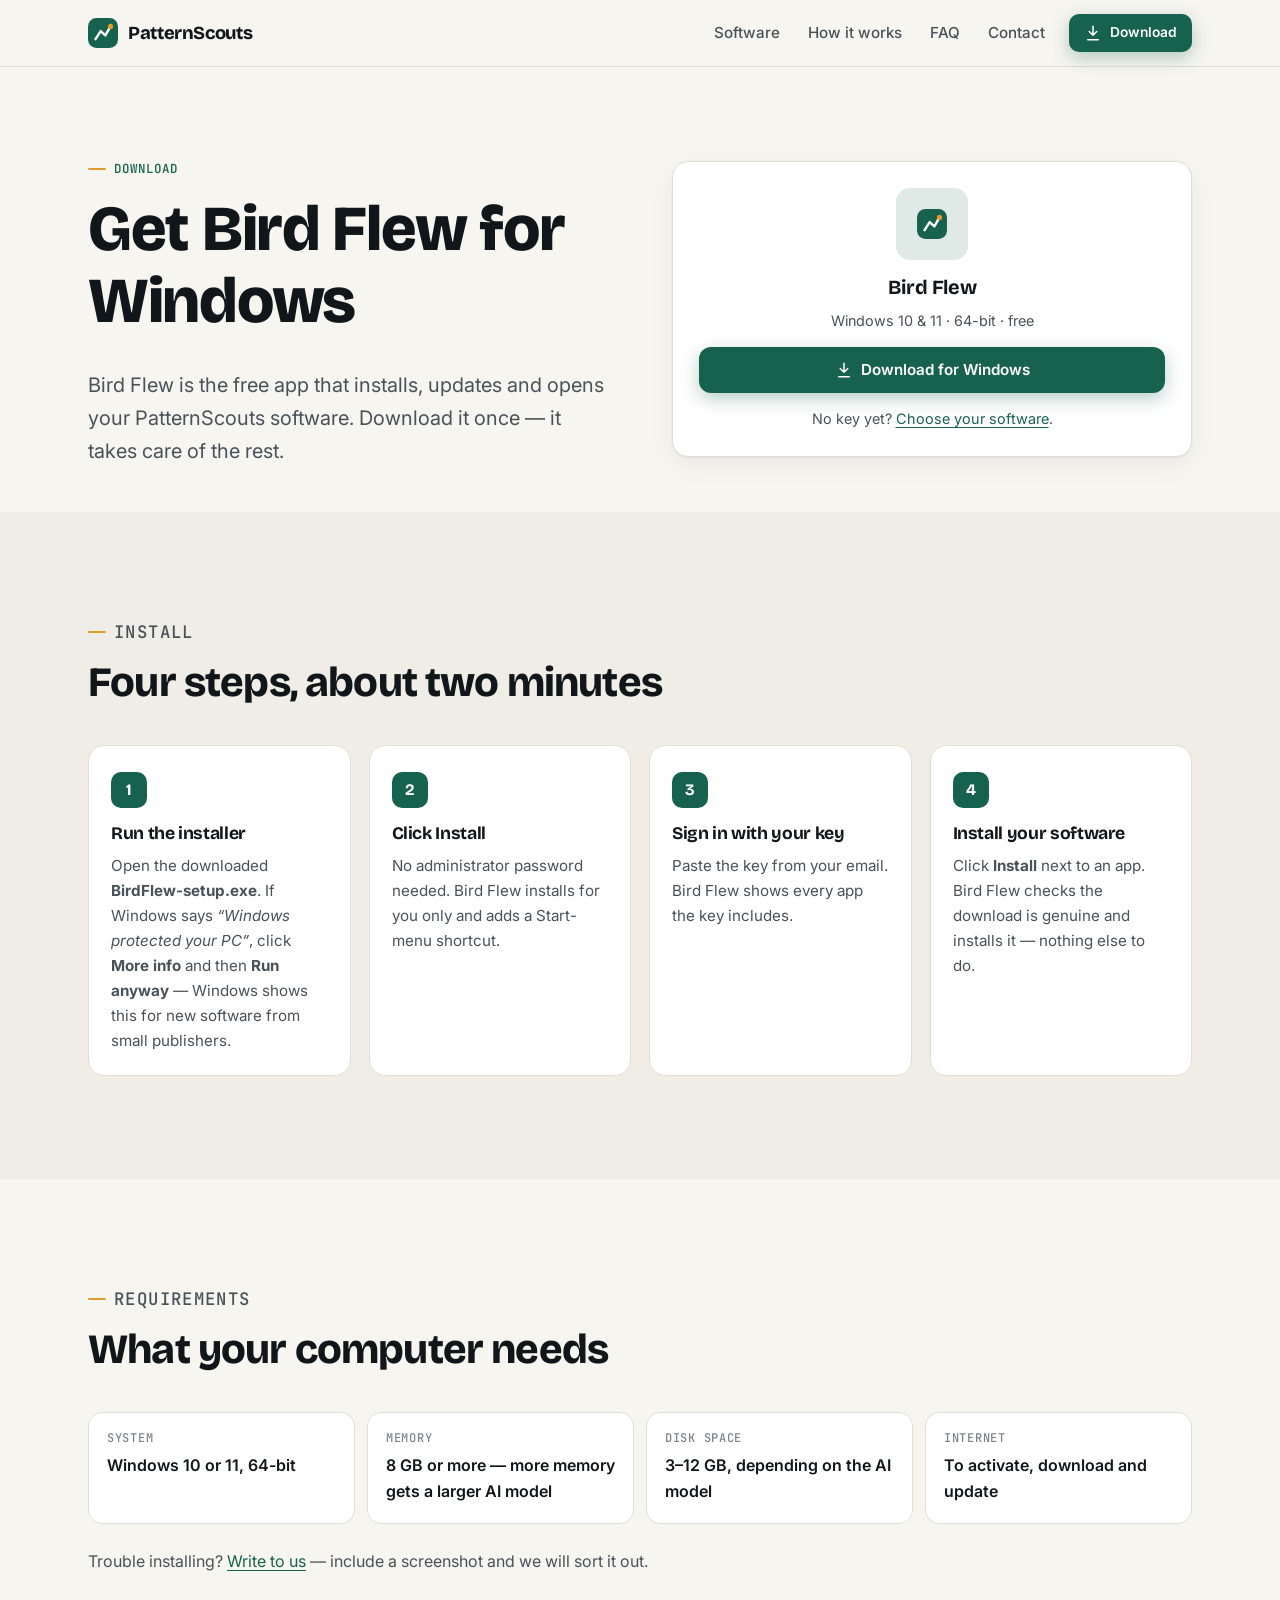
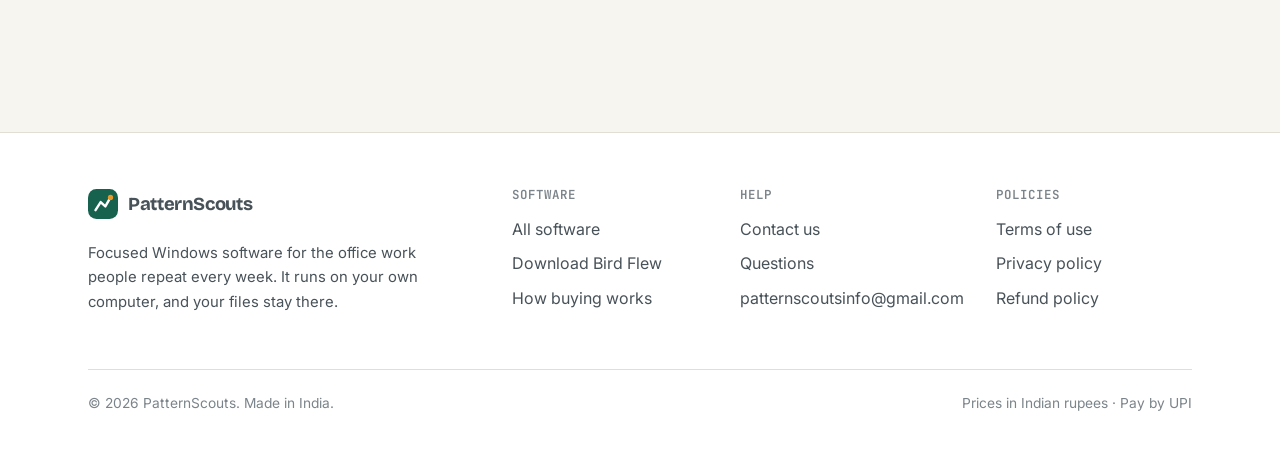
<file: download.html>
<!doctype html>
<html lang="en-IN">
<head>
<meta charset="utf-8">
<meta name="viewport" content="width=device-width, initial-scale=1">
<title>Download Bird Flew — PatternScouts</title>
<meta name="description" content="Download Bird Flew for Windows: the free app that installs and updates your PatternScouts software.">
<link rel="canonical" href="https://patternscoutsinfo.in/download.html">
<meta property="og:type" content="website">
<meta property="og:site_name" content="PatternScouts">
<meta property="og:title" content="Download Bird Flew — PatternScouts">
<meta property="og:description" content="Download Bird Flew for Windows: the free app that installs and updates your PatternScouts software.">
<meta property="og:url" content="https://patternscoutsinfo.in/download.html">
<meta name="theme-color" content="#17624F">
<link rel="icon" href="/favicon.svg" type="image/svg+xml">
<link rel="preconnect" href="https://fonts.googleapis.com">
<link rel="preconnect" href="https://fonts.gstatic.com" crossorigin>
<link href="https://fonts.googleapis.com/css2?family=Bricolage+Grotesque:opsz,wght@12..96,600..800&family=Inter:wght@400;500;600;700&family=JetBrains+Mono:wght@500;600&display=swap" rel="stylesheet">
<link rel="stylesheet" href="/css/site.css">
</head>
<body>
<a class="sr-only" href="#main">Skip to content</a>
<header class="top">
  <div class="wrap">
    <a class="brand" href="/"><svg class="brand-mark" viewBox="0 0 32 32" aria-hidden="true"><rect width="32" height="32" rx="9" style="fill:var(--brand)"/><path d="M8 22.5 13.5 14l5 4.5L24 9" style="fill:none;stroke:#fff;stroke-width:2.6;stroke-linecap:round;stroke-linejoin:round"/><circle cx="24" cy="9" r="2.8" style="fill:var(--saffron)"/></svg><span>PatternScouts</span></a>
    <button class="menu-btn" type="button" aria-label="Open menu" aria-expanded="false" aria-controls="nav"><svg viewBox="0 0 24 24" fill="none" stroke="currentColor" stroke-width="2" stroke-linecap="round" aria-hidden="true"><path d="M4 7h16M4 12h16M4 17h16"/></svg></button>
    <nav class="nav" id="nav" aria-label="Main">
      <a href="/#software">Software</a>
      <a href="/#how">How it works</a>
      <a href="/#faq">FAQ</a>
      <a href="/contact.html">Contact</a>
      <a class="btn btn-primary btn-small" href="/download.html"><svg viewBox="0 0 24 24" fill="none" stroke="currentColor" stroke-width="2" stroke-linecap="round" stroke-linejoin="round" aria-hidden="true"><path d="M12 3v12M7 10l5 5 5-5M5 21h14"/></svg>Download</a>
    </nav>
  </div>
</header>
<main id="main">
<section class="page-head">
  <div class="wrap split">
    <div>
      <p class="eyebrow">Download</p>
      <h1>Get Bird Flew for Windows</h1>
      <p class="lede">Bird Flew is the free app that installs, updates and opens your PatternScouts software. Download it once &mdash; it takes care of the rest.</p>
    </div>
    <div class="card" style="text-align:center;align-items:center">
      <div class="product-icon" style="width:72px;height:72px;font-size:2rem;margin:0 auto 16px"><svg class="brand-mark" viewBox="0 0 32 32" aria-hidden="true"><rect width="32" height="32" rx="9" style="fill:var(--brand)"/><path d="M8 22.5 13.5 14l5 4.5L24 9" style="fill:none;stroke:#fff;stroke-width:2.6;stroke-linecap:round;stroke-linejoin:round"/><circle cx="24" cy="9" r="2.8" style="fill:var(--saffron)"/></svg></div>
      <h3>Bird Flew</h3>
      <p class="muted small" id="get-birdflew-note">Windows 10 &amp; 11 &middot; 64-bit &middot; free</p>
      <a class="btn btn-primary btn-block" id="get-birdflew" href="https://github.com/patternscoutsinfo/patternscouts-downloads/releases"><svg viewBox="0 0 24 24" fill="none" stroke="currentColor" stroke-width="2" stroke-linecap="round" stroke-linejoin="round" aria-hidden="true"><path d="M12 3v12M7 10l5 5 5-5M5 21h14"/></svg>Download for Windows</a>
      <p class="small muted" style="margin:14px 0 0">No key yet? <a href="/#software">Choose your software</a>.</p>
    </div>
  </div>
</section>

<section class="section section-alt">
  <div class="wrap">
    <div class="section-head"><p class="eyebrow">Install</p><h2>Four steps, about two minutes</h2></div>
    <div class="steps">
      <div class="step"><h3>Run the installer</h3><p>Open the downloaded <strong>BirdFlew-setup.exe</strong>. If Windows says <em>&ldquo;Windows protected your PC&rdquo;</em>, click <strong>More info</strong> and then <strong>Run anyway</strong> &mdash; Windows shows this for new software from small publishers.</p></div>
      <div class="step"><h3>Click Install</h3><p>No administrator password needed. Bird Flew installs for you only and adds a Start-menu shortcut.</p></div>
      <div class="step"><h3>Sign in with your key</h3><p>Paste the key from your email. Bird Flew shows every app the key includes.</p></div>
      <div class="step"><h3>Install your software</h3><p>Click <strong>Install</strong> next to an app. Bird Flew checks the download is genuine and installs it &mdash; nothing else to do.</p></div>
    </div>
  </div>
</section>

<section class="section">
  <div class="wrap">
    <div class="section-head"><p class="eyebrow">Requirements</p><h2>What your computer needs</h2></div>
    <div class="specs">
      <div class="spec"><span>System</span><strong>Windows 10 or 11, 64-bit</strong></div>
      <div class="spec"><span>Memory</span><strong>8 GB or more &mdash; more memory gets a larger AI model</strong></div>
      <div class="spec"><span>Disk space</span><strong>3&ndash;12 GB, depending on the AI model</strong></div>
      <div class="spec"><span>Internet</span><strong>To activate, download and update</strong></div>
    </div>
    <p class="muted" style="margin-top:24px">Trouble installing? <a href="/contact.html">Write to us</a> &mdash; include a screenshot and we will sort it out.</p>
  </div>
</section>
</main>
<footer class="foot">
  <div class="wrap">
    <div class="foot-grid">
      <div>
        <a class="brand" href="/"><svg class="brand-mark" viewBox="0 0 32 32" aria-hidden="true"><rect width="32" height="32" rx="9" style="fill:var(--brand)"/><path d="M8 22.5 13.5 14l5 4.5L24 9" style="fill:none;stroke:#fff;stroke-width:2.6;stroke-linecap:round;stroke-linejoin:round"/><circle cx="24" cy="9" r="2.8" style="fill:var(--saffron)"/></svg><span>PatternScouts</span></a>
        <p style="margin-top:14px">Focused Windows software for the office work people repeat every week. It runs on your own computer, and your files stay there.</p>
      </div>
      <div>
        <h4>Software</h4>
        <ul>
          <li><a href="/#software">All software</a></li>
          <li><a href="/download.html">Download Bird Flew</a></li>
          <li><a href="/#how">How buying works</a></li>
        </ul>
      </div>
      <div>
        <h4>Help</h4>
        <ul>
          <li><a href="/contact.html">Contact us</a></li>
          <li><a href="/#faq">Questions</a></li>
          <li><a href="mailto:patternscoutsinfo@gmail.com">patternscoutsinfo@gmail.com</a></li>
        </ul>
      </div>
      <div>
        <h4>Policies</h4>
        <ul>
          <li><a href="/terms.html">Terms of use</a></li>
          <li><a href="/privacy.html">Privacy policy</a></li>
          <li><a href="/refunds.html">Refund policy</a></li>
        </ul>
      </div>
    </div>
    <div class="foot-base">
      <span>&copy; <span data-year>2026</span> PatternScouts. Made in India.</span>
      <span>Prices in Indian rupees &middot; Pay by UPI</span>
    </div>
  </div>
</footer>
<script src="/js/site.js" defer></script>
<script src="/js/config.js" defer></script>
<script src="/js/api.js" defer></script>
<script src="/js/download.js" defer></script>
</body>
</html>
</file>
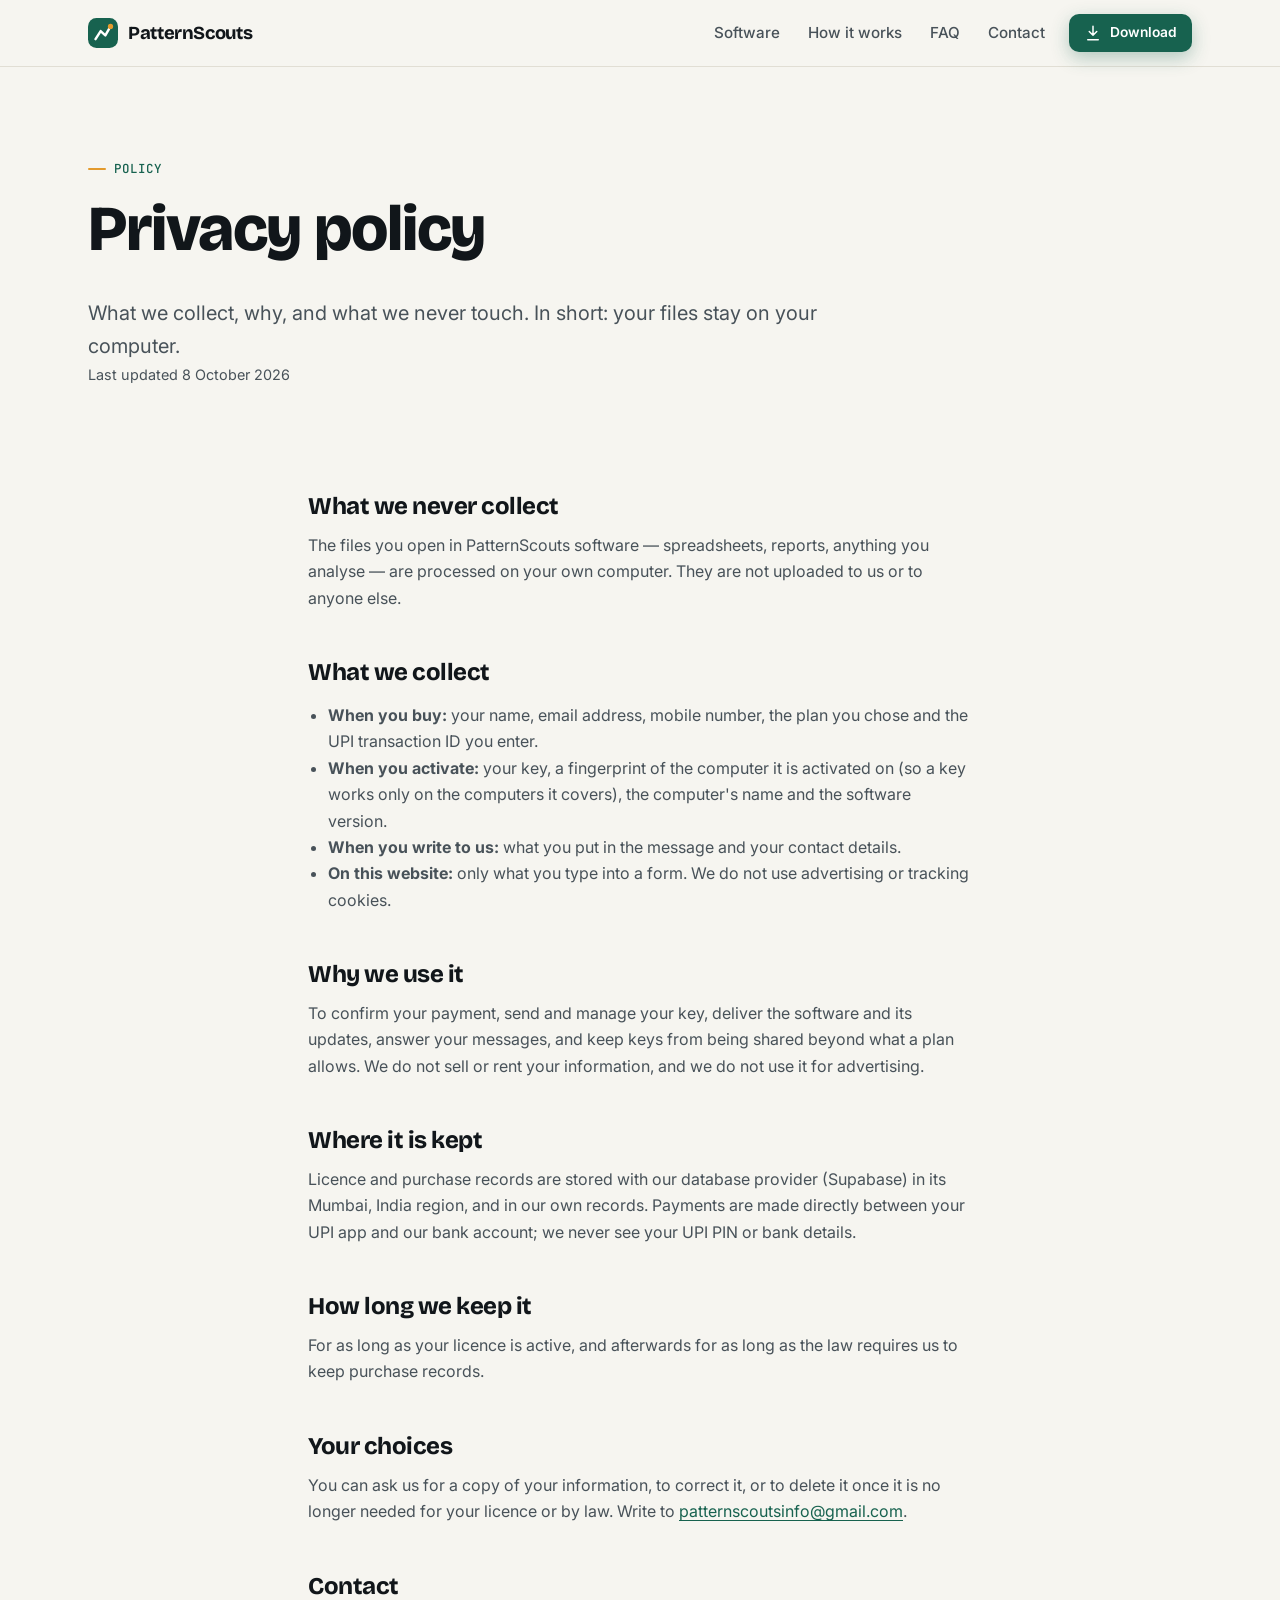
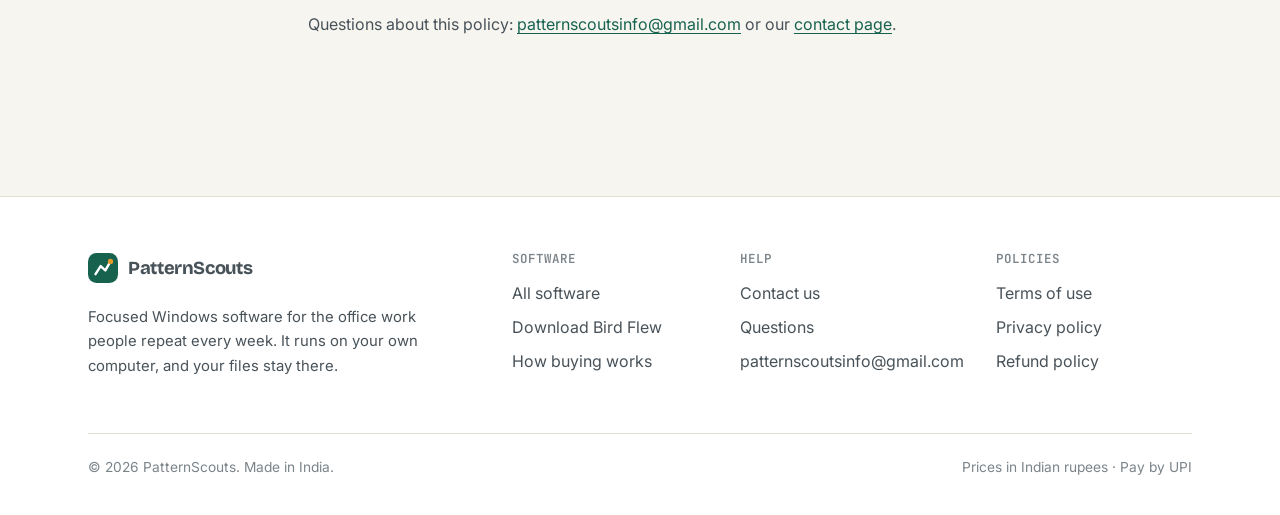
<file: privacy.html>
<!doctype html>
<html lang="en-IN">
<head>
<meta charset="utf-8">
<meta name="viewport" content="width=device-width, initial-scale=1">
<title>Privacy policy — PatternScouts</title>
<meta name="description" content="What PatternScouts collects and why. Your files stay on your computer.">
<link rel="canonical" href="https://patternscoutsinfo.in/privacy.html">
<meta property="og:type" content="website">
<meta property="og:site_name" content="PatternScouts">
<meta property="og:title" content="Privacy policy — PatternScouts">
<meta property="og:description" content="What PatternScouts collects and why. Your files stay on your computer.">
<meta property="og:url" content="https://patternscoutsinfo.in/privacy.html">
<meta name="theme-color" content="#17624F">
<link rel="icon" href="/favicon.svg" type="image/svg+xml">
<link rel="preconnect" href="https://fonts.googleapis.com">
<link rel="preconnect" href="https://fonts.gstatic.com" crossorigin>
<link href="https://fonts.googleapis.com/css2?family=Bricolage+Grotesque:opsz,wght@12..96,600..800&family=Inter:wght@400;500;600;700&family=JetBrains+Mono:wght@500;600&display=swap" rel="stylesheet">
<link rel="stylesheet" href="/css/site.css">
</head>
<body>
<a class="sr-only" href="#main">Skip to content</a>
<header class="top">
  <div class="wrap">
    <a class="brand" href="/"><svg class="brand-mark" viewBox="0 0 32 32" aria-hidden="true"><rect width="32" height="32" rx="9" style="fill:var(--brand)"/><path d="M8 22.5 13.5 14l5 4.5L24 9" style="fill:none;stroke:#fff;stroke-width:2.6;stroke-linecap:round;stroke-linejoin:round"/><circle cx="24" cy="9" r="2.8" style="fill:var(--saffron)"/></svg><span>PatternScouts</span></a>
    <button class="menu-btn" type="button" aria-label="Open menu" aria-expanded="false" aria-controls="nav"><svg viewBox="0 0 24 24" fill="none" stroke="currentColor" stroke-width="2" stroke-linecap="round" aria-hidden="true"><path d="M4 7h16M4 12h16M4 17h16"/></svg></button>
    <nav class="nav" id="nav" aria-label="Main">
      <a href="/#software">Software</a>
      <a href="/#how">How it works</a>
      <a href="/#faq">FAQ</a>
      <a href="/contact.html">Contact</a>
      <a class="btn btn-primary btn-small" href="/download.html"><svg viewBox="0 0 24 24" fill="none" stroke="currentColor" stroke-width="2" stroke-linecap="round" stroke-linejoin="round" aria-hidden="true"><path d="M12 3v12M7 10l5 5 5-5M5 21h14"/></svg>Download</a>
    </nav>
  </div>
</header>
<main id="main">
<section class="page-head">
  <div class="wrap">
    <p class="eyebrow">Policy</p>
    <h1>Privacy policy</h1>
    <p class="lede">What we collect, why, and what we never touch. In short: your files stay on your computer.</p>
    <p class="small muted">Last updated 8 October 2026</p>
  </div>
</section>
<section class="section" style="padding-top:0">
  <div class="wrap prose"><h2>What we never collect</h2><p>The files you open in PatternScouts software &mdash; spreadsheets, reports, anything you analyse &mdash; are processed on your own computer. They are not uploaded to us or to anyone else.</p><h2>What we collect</h2><ul><li><strong>When you buy:</strong> your name, email address, mobile number, the plan you chose and the UPI transaction ID you enter.</li><li><strong>When you activate:</strong> your key, a fingerprint of the computer it is activated on (so a key works only on the computers it covers), the computer's name and the software version.</li><li><strong>When you write to us:</strong> what you put in the message and your contact details.</li><li><strong>On this website:</strong> only what you type into a form. We do not use advertising or tracking cookies.</li></ul><h2>Why we use it</h2><p>To confirm your payment, send and manage your key, deliver the software and its updates, answer your messages, and keep keys from being shared beyond what a plan allows. We do not sell or rent your information, and we do not use it for advertising.</p><h2>Where it is kept</h2><p>Licence and purchase records are stored with our database provider (Supabase) in its Mumbai, India region, and in our own records. Payments are made directly between your UPI app and our bank account; we never see your UPI PIN or bank details.</p><h2>How long we keep it</h2><p>For as long as your licence is active, and afterwards for as long as the law requires us to keep purchase records.</p><h2>Your choices</h2><p>You can ask us for a copy of your information, to correct it, or to delete it once it is no longer needed for your licence or by law. Write to <a href="mailto:patternscoutsinfo@gmail.com">patternscoutsinfo@gmail.com</a>.</p>
    <h2>Contact</h2><p>Questions about this policy: <a href="mailto:patternscoutsinfo@gmail.com">patternscoutsinfo@gmail.com</a> or our <a href="/contact.html">contact page</a>.</p>
  </div>
</section>
</main>
<footer class="foot">
  <div class="wrap">
    <div class="foot-grid">
      <div>
        <a class="brand" href="/"><svg class="brand-mark" viewBox="0 0 32 32" aria-hidden="true"><rect width="32" height="32" rx="9" style="fill:var(--brand)"/><path d="M8 22.5 13.5 14l5 4.5L24 9" style="fill:none;stroke:#fff;stroke-width:2.6;stroke-linecap:round;stroke-linejoin:round"/><circle cx="24" cy="9" r="2.8" style="fill:var(--saffron)"/></svg><span>PatternScouts</span></a>
        <p style="margin-top:14px">Focused Windows software for the office work people repeat every week. It runs on your own computer, and your files stay there.</p>
      </div>
      <div>
        <h4>Software</h4>
        <ul>
          <li><a href="/#software">All software</a></li>
          <li><a href="/download.html">Download Bird Flew</a></li>
          <li><a href="/#how">How buying works</a></li>
        </ul>
      </div>
      <div>
        <h4>Help</h4>
        <ul>
          <li><a href="/contact.html">Contact us</a></li>
          <li><a href="/#faq">Questions</a></li>
          <li><a href="mailto:patternscoutsinfo@gmail.com">patternscoutsinfo@gmail.com</a></li>
        </ul>
      </div>
      <div>
        <h4>Policies</h4>
        <ul>
          <li><a href="/terms.html">Terms of use</a></li>
          <li><a href="/privacy.html">Privacy policy</a></li>
          <li><a href="/refunds.html">Refund policy</a></li>
        </ul>
      </div>
    </div>
    <div class="foot-base">
      <span>&copy; <span data-year>2026</span> PatternScouts. Made in India.</span>
      <span>Prices in Indian rupees &middot; Pay by UPI</span>
    </div>
  </div>
</footer>
<script src="/js/site.js" defer></script>
</body>
</html>
</file>
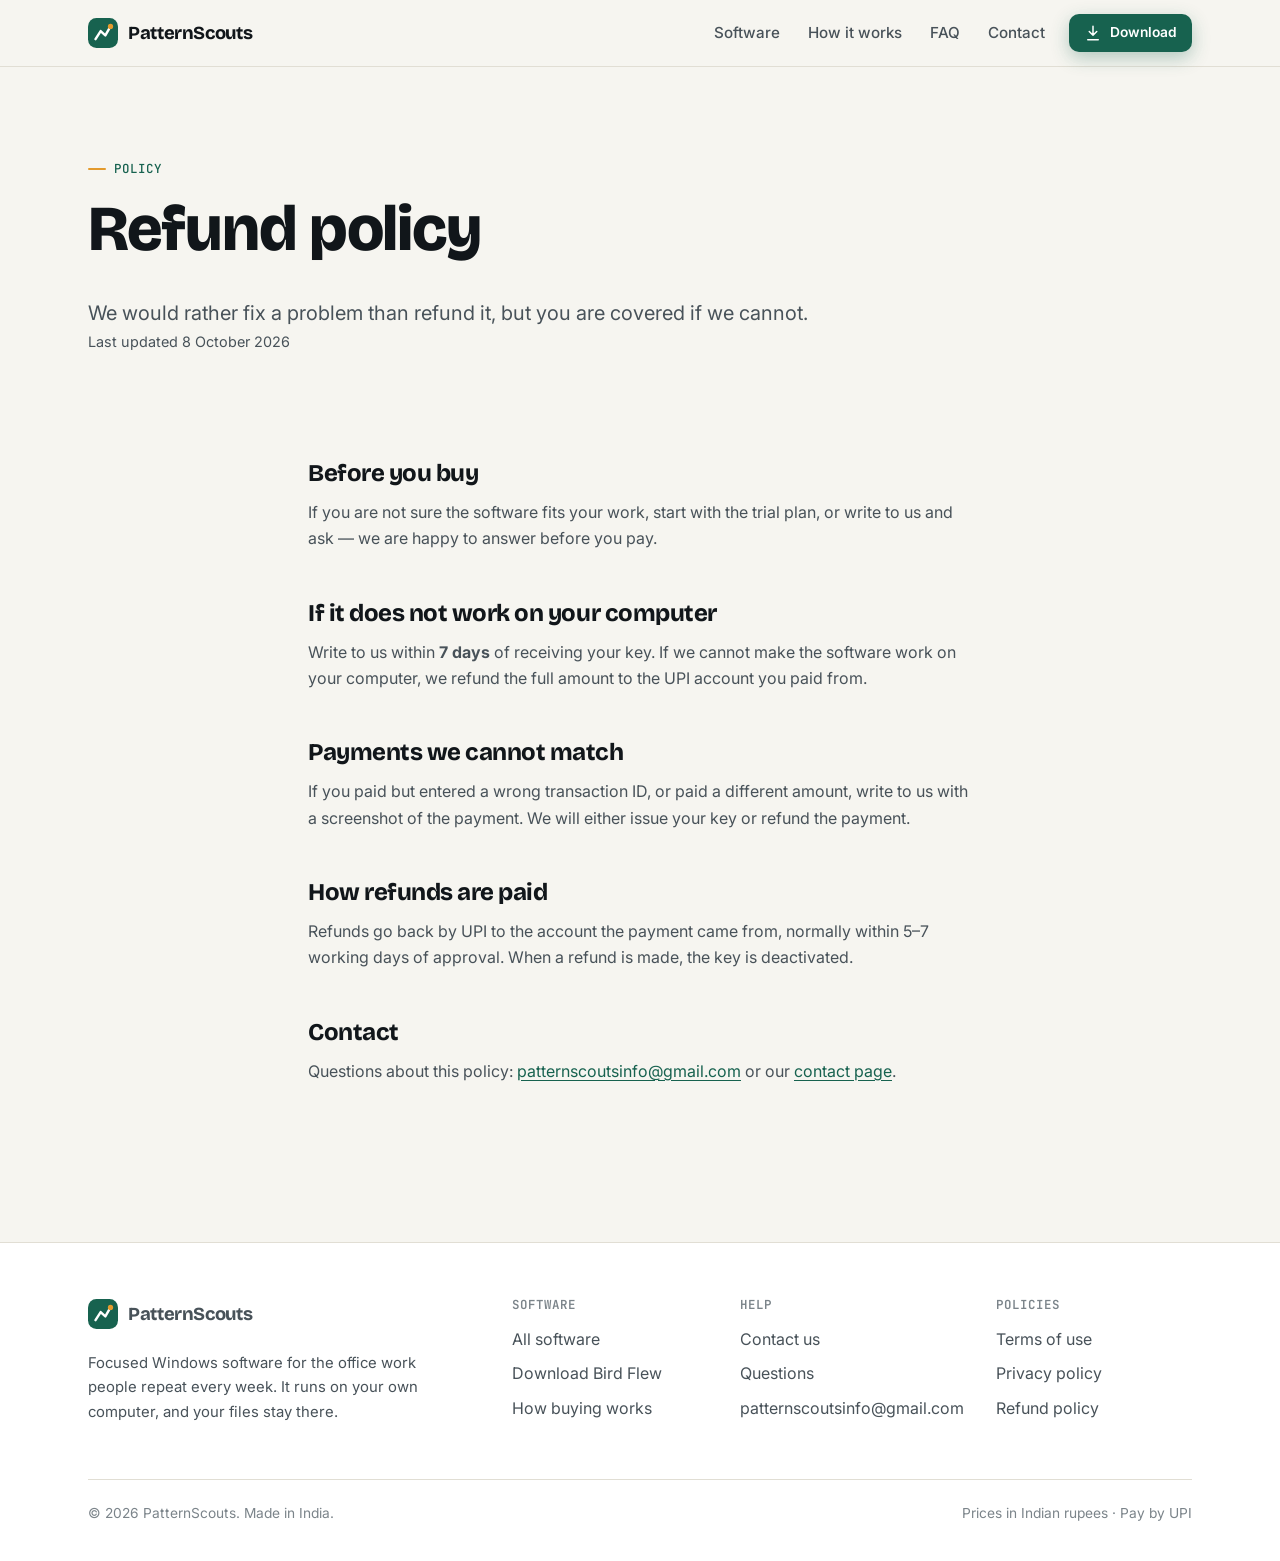
<file: refunds.html>
<!doctype html>
<html lang="en-IN">
<head>
<meta charset="utf-8">
<meta name="viewport" content="width=device-width, initial-scale=1">
<title>Refund policy — PatternScouts</title>
<meta name="description" content="When and how PatternScouts refunds a purchase.">
<link rel="canonical" href="https://patternscoutsinfo.in/refunds.html">
<meta property="og:type" content="website">
<meta property="og:site_name" content="PatternScouts">
<meta property="og:title" content="Refund policy — PatternScouts">
<meta property="og:description" content="When and how PatternScouts refunds a purchase.">
<meta property="og:url" content="https://patternscoutsinfo.in/refunds.html">
<meta name="theme-color" content="#17624F">
<link rel="icon" href="/favicon.svg" type="image/svg+xml">
<link rel="preconnect" href="https://fonts.googleapis.com">
<link rel="preconnect" href="https://fonts.gstatic.com" crossorigin>
<link href="https://fonts.googleapis.com/css2?family=Bricolage+Grotesque:opsz,wght@12..96,600..800&family=Inter:wght@400;500;600;700&family=JetBrains+Mono:wght@500;600&display=swap" rel="stylesheet">
<link rel="stylesheet" href="/css/site.css">
</head>
<body>
<a class="sr-only" href="#main">Skip to content</a>
<header class="top">
  <div class="wrap">
    <a class="brand" href="/"><svg class="brand-mark" viewBox="0 0 32 32" aria-hidden="true"><rect width="32" height="32" rx="9" style="fill:var(--brand)"/><path d="M8 22.5 13.5 14l5 4.5L24 9" style="fill:none;stroke:#fff;stroke-width:2.6;stroke-linecap:round;stroke-linejoin:round"/><circle cx="24" cy="9" r="2.8" style="fill:var(--saffron)"/></svg><span>PatternScouts</span></a>
    <button class="menu-btn" type="button" aria-label="Open menu" aria-expanded="false" aria-controls="nav"><svg viewBox="0 0 24 24" fill="none" stroke="currentColor" stroke-width="2" stroke-linecap="round" aria-hidden="true"><path d="M4 7h16M4 12h16M4 17h16"/></svg></button>
    <nav class="nav" id="nav" aria-label="Main">
      <a href="/#software">Software</a>
      <a href="/#how">How it works</a>
      <a href="/#faq">FAQ</a>
      <a href="/contact.html">Contact</a>
      <a class="btn btn-primary btn-small" href="/download.html"><svg viewBox="0 0 24 24" fill="none" stroke="currentColor" stroke-width="2" stroke-linecap="round" stroke-linejoin="round" aria-hidden="true"><path d="M12 3v12M7 10l5 5 5-5M5 21h14"/></svg>Download</a>
    </nav>
  </div>
</header>
<main id="main">
<section class="page-head">
  <div class="wrap">
    <p class="eyebrow">Policy</p>
    <h1>Refund policy</h1>
    <p class="lede">We would rather fix a problem than refund it, but you are covered if we cannot.</p>
    <p class="small muted">Last updated 8 October 2026</p>
  </div>
</section>
<section class="section" style="padding-top:0">
  <div class="wrap prose"><h2>Before you buy</h2><p>If you are not sure the software fits your work, start with the trial plan, or write to us and ask &mdash; we are happy to answer before you pay.</p><h2>If it does not work on your computer</h2><p>Write to us within <strong>7 days</strong> of receiving your key. If we cannot make the software work on your computer, we refund the full amount to the UPI account you paid from.</p><h2>Payments we cannot match</h2><p>If you paid but entered a wrong transaction ID, or paid a different amount, write to us with a screenshot of the payment. We will either issue your key or refund the payment.</p><h2>How refunds are paid</h2><p>Refunds go back by UPI to the account the payment came from, normally within 5&ndash;7 working days of approval. When a refund is made, the key is deactivated.</p>
    <h2>Contact</h2><p>Questions about this policy: <a href="mailto:patternscoutsinfo@gmail.com">patternscoutsinfo@gmail.com</a> or our <a href="/contact.html">contact page</a>.</p>
  </div>
</section>
</main>
<footer class="foot">
  <div class="wrap">
    <div class="foot-grid">
      <div>
        <a class="brand" href="/"><svg class="brand-mark" viewBox="0 0 32 32" aria-hidden="true"><rect width="32" height="32" rx="9" style="fill:var(--brand)"/><path d="M8 22.5 13.5 14l5 4.5L24 9" style="fill:none;stroke:#fff;stroke-width:2.6;stroke-linecap:round;stroke-linejoin:round"/><circle cx="24" cy="9" r="2.8" style="fill:var(--saffron)"/></svg><span>PatternScouts</span></a>
        <p style="margin-top:14px">Focused Windows software for the office work people repeat every week. It runs on your own computer, and your files stay there.</p>
      </div>
      <div>
        <h4>Software</h4>
        <ul>
          <li><a href="/#software">All software</a></li>
          <li><a href="/download.html">Download Bird Flew</a></li>
          <li><a href="/#how">How buying works</a></li>
        </ul>
      </div>
      <div>
        <h4>Help</h4>
        <ul>
          <li><a href="/contact.html">Contact us</a></li>
          <li><a href="/#faq">Questions</a></li>
          <li><a href="mailto:patternscoutsinfo@gmail.com">patternscoutsinfo@gmail.com</a></li>
        </ul>
      </div>
      <div>
        <h4>Policies</h4>
        <ul>
          <li><a href="/terms.html">Terms of use</a></li>
          <li><a href="/privacy.html">Privacy policy</a></li>
          <li><a href="/refunds.html">Refund policy</a></li>
        </ul>
      </div>
    </div>
    <div class="foot-base">
      <span>&copy; <span data-year>2026</span> PatternScouts. Made in India.</span>
      <span>Prices in Indian rupees &middot; Pay by UPI</span>
    </div>
  </div>
</footer>
<script src="/js/site.js" defer></script>
</body>
</html>
</file>
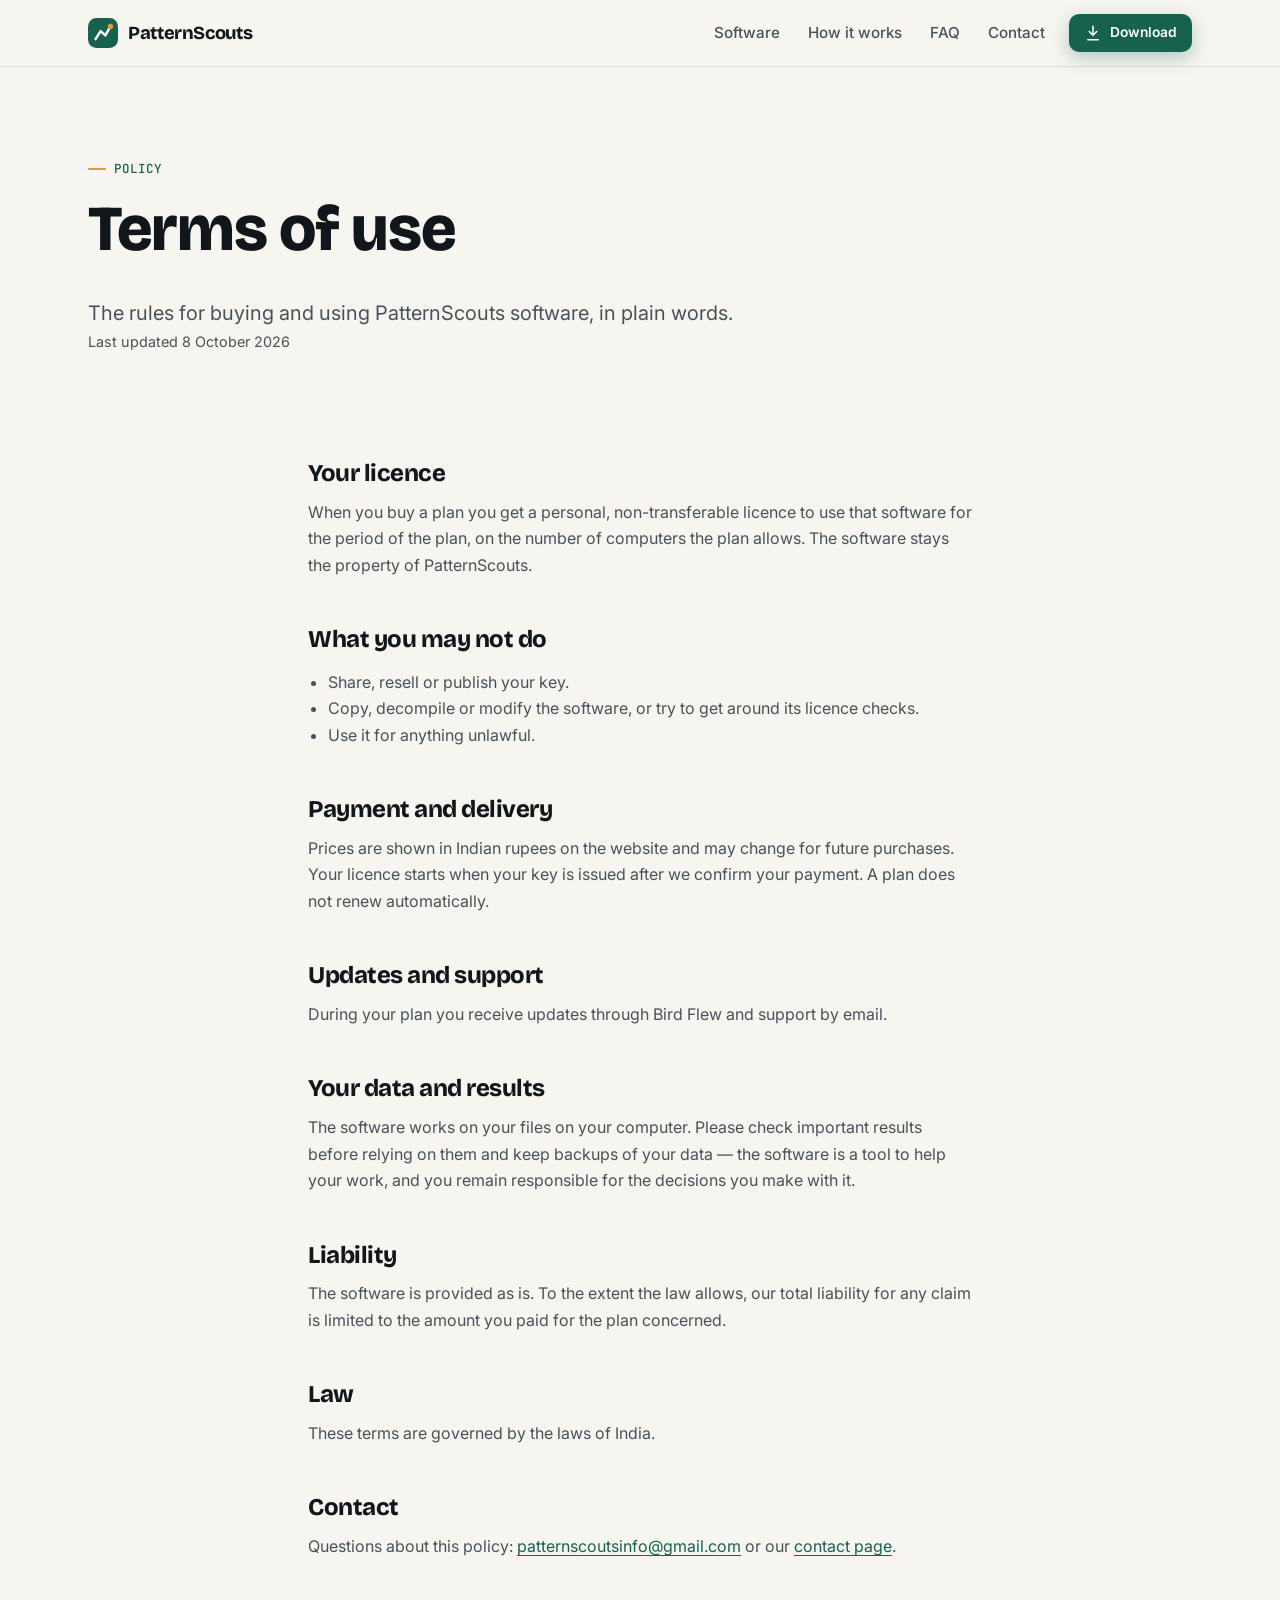
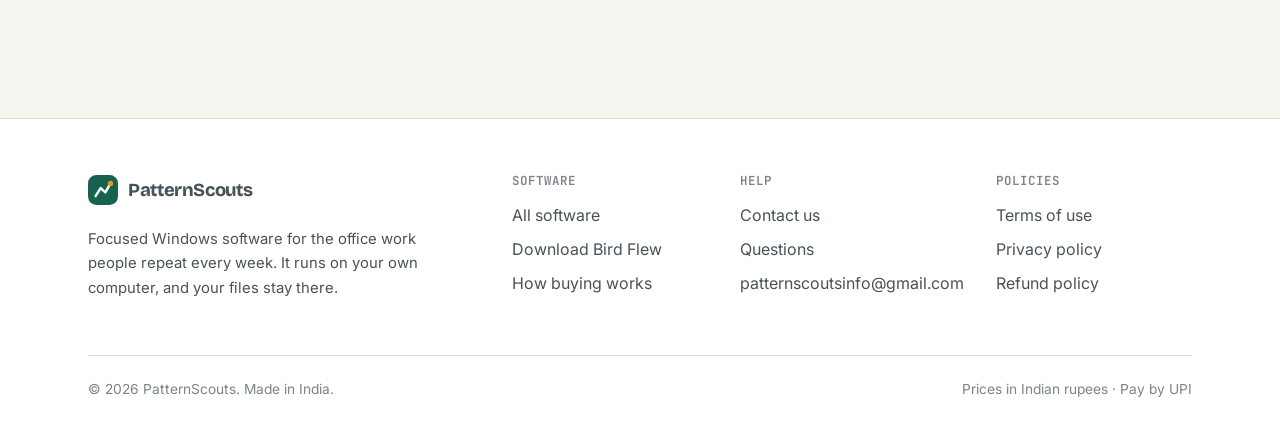
<file: terms.html>
<!doctype html>
<html lang="en-IN">
<head>
<meta charset="utf-8">
<meta name="viewport" content="width=device-width, initial-scale=1">
<title>Terms of use — PatternScouts</title>
<meta name="description" content="The rules for buying and using PatternScouts software.">
<link rel="canonical" href="https://patternscoutsinfo.in/terms.html">
<meta property="og:type" content="website">
<meta property="og:site_name" content="PatternScouts">
<meta property="og:title" content="Terms of use — PatternScouts">
<meta property="og:description" content="The rules for buying and using PatternScouts software.">
<meta property="og:url" content="https://patternscoutsinfo.in/terms.html">
<meta name="theme-color" content="#17624F">
<link rel="icon" href="/favicon.svg" type="image/svg+xml">
<link rel="preconnect" href="https://fonts.googleapis.com">
<link rel="preconnect" href="https://fonts.gstatic.com" crossorigin>
<link href="https://fonts.googleapis.com/css2?family=Bricolage+Grotesque:opsz,wght@12..96,600..800&family=Inter:wght@400;500;600;700&family=JetBrains+Mono:wght@500;600&display=swap" rel="stylesheet">
<link rel="stylesheet" href="/css/site.css">
</head>
<body>
<a class="sr-only" href="#main">Skip to content</a>
<header class="top">
  <div class="wrap">
    <a class="brand" href="/"><svg class="brand-mark" viewBox="0 0 32 32" aria-hidden="true"><rect width="32" height="32" rx="9" style="fill:var(--brand)"/><path d="M8 22.5 13.5 14l5 4.5L24 9" style="fill:none;stroke:#fff;stroke-width:2.6;stroke-linecap:round;stroke-linejoin:round"/><circle cx="24" cy="9" r="2.8" style="fill:var(--saffron)"/></svg><span>PatternScouts</span></a>
    <button class="menu-btn" type="button" aria-label="Open menu" aria-expanded="false" aria-controls="nav"><svg viewBox="0 0 24 24" fill="none" stroke="currentColor" stroke-width="2" stroke-linecap="round" aria-hidden="true"><path d="M4 7h16M4 12h16M4 17h16"/></svg></button>
    <nav class="nav" id="nav" aria-label="Main">
      <a href="/#software">Software</a>
      <a href="/#how">How it works</a>
      <a href="/#faq">FAQ</a>
      <a href="/contact.html">Contact</a>
      <a class="btn btn-primary btn-small" href="/download.html"><svg viewBox="0 0 24 24" fill="none" stroke="currentColor" stroke-width="2" stroke-linecap="round" stroke-linejoin="round" aria-hidden="true"><path d="M12 3v12M7 10l5 5 5-5M5 21h14"/></svg>Download</a>
    </nav>
  </div>
</header>
<main id="main">
<section class="page-head">
  <div class="wrap">
    <p class="eyebrow">Policy</p>
    <h1>Terms of use</h1>
    <p class="lede">The rules for buying and using PatternScouts software, in plain words.</p>
    <p class="small muted">Last updated 8 October 2026</p>
  </div>
</section>
<section class="section" style="padding-top:0">
  <div class="wrap prose"><h2>Your licence</h2><p>When you buy a plan you get a personal, non-transferable licence to use that software for the period of the plan, on the number of computers the plan allows. The software stays the property of PatternScouts.</p><h2>What you may not do</h2><ul><li>Share, resell or publish your key.</li><li>Copy, decompile or modify the software, or try to get around its licence checks.</li><li>Use it for anything unlawful.</li></ul><h2>Payment and delivery</h2><p>Prices are shown in Indian rupees on the website and may change for future purchases. Your licence starts when your key is issued after we confirm your payment. A plan does not renew automatically.</p><h2>Updates and support</h2><p>During your plan you receive updates through Bird Flew and support by email.</p><h2>Your data and results</h2><p>The software works on your files on your computer. Please check important results before relying on them and keep backups of your data &mdash; the software is a tool to help your work, and you remain responsible for the decisions you make with it.</p><h2>Liability</h2><p>The software is provided as is. To the extent the law allows, our total liability for any claim is limited to the amount you paid for the plan concerned.</p><h2>Law</h2><p>These terms are governed by the laws of India.</p>
    <h2>Contact</h2><p>Questions about this policy: <a href="mailto:patternscoutsinfo@gmail.com">patternscoutsinfo@gmail.com</a> or our <a href="/contact.html">contact page</a>.</p>
  </div>
</section>
</main>
<footer class="foot">
  <div class="wrap">
    <div class="foot-grid">
      <div>
        <a class="brand" href="/"><svg class="brand-mark" viewBox="0 0 32 32" aria-hidden="true"><rect width="32" height="32" rx="9" style="fill:var(--brand)"/><path d="M8 22.5 13.5 14l5 4.5L24 9" style="fill:none;stroke:#fff;stroke-width:2.6;stroke-linecap:round;stroke-linejoin:round"/><circle cx="24" cy="9" r="2.8" style="fill:var(--saffron)"/></svg><span>PatternScouts</span></a>
        <p style="margin-top:14px">Focused Windows software for the office work people repeat every week. It runs on your own computer, and your files stay there.</p>
      </div>
      <div>
        <h4>Software</h4>
        <ul>
          <li><a href="/#software">All software</a></li>
          <li><a href="/download.html">Download Bird Flew</a></li>
          <li><a href="/#how">How buying works</a></li>
        </ul>
      </div>
      <div>
        <h4>Help</h4>
        <ul>
          <li><a href="/contact.html">Contact us</a></li>
          <li><a href="/#faq">Questions</a></li>
          <li><a href="mailto:patternscoutsinfo@gmail.com">patternscoutsinfo@gmail.com</a></li>
        </ul>
      </div>
      <div>
        <h4>Policies</h4>
        <ul>
          <li><a href="/terms.html">Terms of use</a></li>
          <li><a href="/privacy.html">Privacy policy</a></li>
          <li><a href="/refunds.html">Refund policy</a></li>
        </ul>
      </div>
    </div>
    <div class="foot-base">
      <span>&copy; <span data-year>2026</span> PatternScouts. Made in India.</span>
      <span>Prices in Indian rupees &middot; Pay by UPI</span>
    </div>
  </div>
</footer>
<script src="/js/site.js" defer></script>
</body>
</html>
</file>
<file: css/site.css>
/* =====================================================================
   PatternScouts -- the website

   One stylesheet for every page. Colours are tokens on :root and are
   redefined for dark mode, so nothing below names a colour twice. Each
   product brings its own accent colour from the database (--accent);
   a new product needs no CSS.
   ===================================================================== */

:root {
  --bg:         #F6F5F0;
  --surface:    #FFFFFF;
  --surface-2:  #EFEDE5;
  --ink:        #11161A;
  --ink-2:      #485259;
  --ink-3:      #7B848A;
  --line:       #E1DED4;
  --brand:      #17624F;
  --brand-ink:  #0C3A2F;
  --brand-soft: #E2EFE9;
  --saffron:    #E39A2D;
  --danger:     #B4441F;
  --shadow:     0 1px 2px rgba(17, 22, 26, .05), 0 8px 24px rgba(17, 22, 26, .06);
  --shadow-lg:  0 2px 6px rgba(17, 22, 26, .06), 0 24px 60px rgba(17, 22, 26, .12);
  --on-brand:   #FFFFFF;

  --accent: var(--brand);
  --radius: 16px;
  --radius-sm: 10px;
  --wrap: 1160px;

  --display: "Bricolage Grotesque", "Inter", system-ui, sans-serif;
  --sans:    "Inter", system-ui, -apple-system, "Segoe UI", sans-serif;
  --mono:    "JetBrains Mono", ui-monospace, "Cascadia Mono", Consolas, monospace;
  color-scheme: light;
}

@media (prefers-color-scheme: dark) {
  :root:not([data-theme="light"]) {
    --bg:         #0D1113;
    --surface:    #151B1E;
    --surface-2:  #1C2428;
    --ink:        #ECEFEA;
    --ink-2:      #AAB4AF;
    --ink-3:      #7F8A86;
    --line:       #263137;
    --brand:      #3DB08D;
    --brand-ink:  #9FE0C9;
    --brand-soft: #14302A;
    --saffron:    #F0B154;
    --danger:     #F07B57;
    --shadow:     0 1px 2px rgba(0, 0, 0, .3), 0 8px 24px rgba(0, 0, 0, .25);
    --shadow-lg:  0 2px 6px rgba(0, 0, 0, .35), 0 24px 60px rgba(0, 0, 0, .45);
    --on-brand:   #08201A;
    color-scheme: dark;
  }
}

/* ------------------------------------------------------------- base */
*, *::before, *::after { box-sizing: border-box; }
html { -webkit-text-size-adjust: 100%; scroll-behavior: smooth; }
body {
  margin: 0;
  background: var(--bg);
  color: var(--ink);
  font: 400 1rem/1.65 var(--sans);
  -webkit-font-smoothing: antialiased;
  overflow-x: hidden;
}
img, svg { max-width: 100%; }
a { color: var(--brand); text-decoration-thickness: 1px; text-underline-offset: 3px; }
a:hover { color: var(--brand-ink); }
:focus-visible { outline: 3px solid var(--saffron); outline-offset: 2px; border-radius: 6px; }
h1, h2, h3, h4 { font-family: var(--display); color: var(--ink); line-height: 1.12; letter-spacing: -0.02em; margin: 0 0 .5em; }
h1 { font-size: clamp(2.3rem, 5.4vw, 4rem); font-weight: 800; }
h2 { font-size: clamp(1.75rem, 3.4vw, 2.6rem); font-weight: 750; }
h3 { font-size: 1.25rem; font-weight: 700; }
p { margin: 0 0 1em; }
.wrap { width: 100%; max-width: var(--wrap); margin: 0 auto; padding: 0 16px; }
@media (min-width: 720px) { .wrap { padding: 0 28px; } }
.muted { color: var(--ink-2); }
.small { font-size: .9rem; }
.sr-only { position: absolute; width: 1px; height: 1px; overflow: hidden; clip: rect(0 0 0 0); white-space: nowrap; }
.eyebrow {
  display: inline-flex; align-items: center; gap: 8px;
  font: 500 .78rem/1 var(--mono); letter-spacing: .08em; text-transform: uppercase;
  color: var(--brand); margin: 0 0 18px;
}
.eyebrow::before { content: ""; width: 18px; height: 2px; background: var(--saffron); border-radius: 2px; }
.lede { font-size: clamp(1.05rem, 1.6vw, 1.25rem); color: var(--ink-2); max-width: 60ch; }

/* ----------------------------------------------------------- header */
.top {
  position: sticky; top: 0; z-index: 50;
  background: color-mix(in srgb, var(--bg) 86%, transparent);
  backdrop-filter: saturate(160%) blur(12px);
  -webkit-backdrop-filter: saturate(160%) blur(12px);
  border-bottom: 1px solid var(--line);
}
.top .wrap { display: flex; align-items: center; gap: 16px; min-height: 66px; }
.brand { display: inline-flex; align-items: center; gap: 10px; text-decoration: none; color: var(--ink); font: 750 1.15rem/1 var(--display); letter-spacing: -.02em; }
.brand:hover { color: var(--ink); }
.brand-mark { width: 30px; height: 30px; flex: none; }
.nav { margin-left: auto; display: flex; align-items: center; gap: 4px; }
.nav a:not(.btn) { color: var(--ink-2); text-decoration: none; font-weight: 500; font-size: .95rem; padding: 8px 12px; border-radius: 8px; }
.nav a:not(.btn):hover, .nav a[aria-current="page"] { color: var(--ink); background: var(--surface-2); }
.nav .btn { margin-left: 8px; }
.menu-btn { display: none; margin-left: auto; background: none; border: 1px solid var(--line); color: var(--ink); border-radius: 10px; width: 44px; height: 40px; cursor: pointer; }
.menu-btn svg { width: 20px; height: 20px; }
@media (max-width: 860px) {
  .menu-btn { display: inline-grid; place-items: center; }
  .nav {
    display: none; position: absolute; left: 0; right: 0; top: 100%;
    flex-direction: column; align-items: stretch; gap: 2px;
    padding: 10px 16px 18px; background: var(--bg); border-bottom: 1px solid var(--line); box-shadow: var(--shadow);
  }
  .nav.open { display: flex; }
  .nav a:not(.btn) { padding: 12px; }
  .nav .btn { margin: 8px 0 0; text-align: center; }
}

/* ---------------------------------------------------------- buttons */
.btn {
  display: inline-flex; align-items: center; justify-content: center; gap: 8px;
  font: 600 .95rem/1 var(--sans); text-decoration: none; white-space: nowrap;
  padding: 13px 20px; border-radius: 12px; border: 1px solid transparent; cursor: pointer;
  transition: transform .12s ease, background-color .15s ease, box-shadow .15s ease, filter .15s ease;
}
.btn:active { transform: translateY(1px); }
.btn-primary { background: var(--accent); color: var(--on-brand); box-shadow: 0 6px 18px color-mix(in srgb, var(--accent) 30%, transparent); }
.btn-primary:hover { color: var(--on-brand); filter: brightness(1.08); }
.btn-ghost { background: var(--surface); color: var(--ink); border-color: var(--line); }
.btn-ghost:hover { color: var(--ink); background: var(--surface-2); }
.btn-small { padding: 9px 14px; font-size: .86rem; border-radius: 10px; }
.btn-block { width: 100%; }
.btn[disabled], .btn[aria-disabled="true"] { background: var(--surface-2); color: var(--ink-3); box-shadow: none; cursor: not-allowed; filter: none; border-color: var(--line); }
.btn svg { width: 18px; height: 18px; flex: none; }

/* ------------------------------------------------------------- hero */
.hero { position: relative; padding: clamp(48px, 8vw, 104px) 0 clamp(40px, 6vw, 80px); overflow: hidden; }
.hero::before {
  content: ""; position: absolute; inset: -40% -10% auto auto; width: 70vw; height: 70vw; max-width: 900px; max-height: 900px;
  background: radial-gradient(closest-side, color-mix(in srgb, var(--brand) 16%, transparent), transparent 70%);
  pointer-events: none;
}
.hero .wrap { position: relative; display: grid; gap: 48px; align-items: center; }
@media (min-width: 980px) { .hero .wrap { grid-template-columns: 1.05fr .95fr; } }
.hero h1 em { font-style: normal; color: var(--brand); }
.hero-actions { display: flex; flex-wrap: wrap; gap: 12px; margin: 30px 0 18px; }
.hero-note { display: flex; flex-wrap: wrap; gap: 6px 18px; color: var(--ink-3); font-size: .9rem; }
.hero-note span { display: inline-flex; align-items: center; gap: 6px; }
.hero-note span::before { content: ""; width: 6px; height: 6px; border-radius: 50%; background: var(--saffron); }

/* The app window drawn in the hero: HTML, not a picture. */
.mock {
  background: var(--surface); border: 1px solid var(--line); border-radius: 18px; box-shadow: var(--shadow-lg);
  overflow: hidden; font-size: .86rem; max-width: 560px; justify-self: center; width: 100%;
}
.mock-bar { display: flex; align-items: center; gap: 7px; padding: 12px 14px; border-bottom: 1px solid var(--line); background: var(--surface-2); }
.mock-bar i { width: 10px; height: 10px; border-radius: 50%; background: var(--line); }
.mock-bar b { margin-left: 8px; font: 600 .8rem/1 var(--sans); color: var(--ink-2); }
.mock-body { padding: 18px; display: grid; gap: 14px; }
.mock-files { display: flex; flex-wrap: wrap; gap: 8px; }
.chip { display: inline-flex; align-items: center; gap: 6px; padding: 6px 10px; border-radius: 999px; background: var(--brand-soft); color: var(--brand-ink); font: 500 .78rem/1 var(--mono); }
.chip::before { content: ""; width: 8px; height: 10px; border-radius: 2px; background: var(--brand); }
.mock-ask { align-self: end; justify-self: end; max-width: 85%; background: var(--ink); color: var(--bg); padding: 10px 14px; border-radius: 14px 14px 4px 14px; }
.mock-table { width: 100%; border-collapse: collapse; font-variant-numeric: tabular-nums; }
.mock-table th, .mock-table td { text-align: left; padding: 8px 10px; border-bottom: 1px solid var(--line); }
.mock-table th { font: 600 .74rem/1.2 var(--mono); text-transform: uppercase; letter-spacing: .05em; color: var(--ink-3); }
.mock-table td:last-child, .mock-table th:last-child { text-align: right; }
.mock-table tr:last-child td { border-bottom: 0; font-weight: 700; }
.mock-done { display: flex; align-items: center; justify-content: space-between; gap: 8px; color: var(--ink-3); font-size: .8rem; }
.mock-done strong { color: var(--brand); display: inline-flex; align-items: center; gap: 6px; }
.mock-done strong::before { content: "✓"; display: inline-grid; place-items: center; width: 18px; height: 18px; border-radius: 50%; background: var(--brand); color: var(--on-brand); font-size: .7rem; }

/* ----------------------------------------------------------- strips */
.trust { border-block: 1px solid var(--line); background: var(--surface); }
.trust .wrap { display: grid; grid-template-columns: repeat(auto-fit, minmax(210px, 1fr)); }
.trust-item { display: flex; gap: 12px; align-items: flex-start; padding: 22px 8px; }
.trust-item svg { width: 26px; height: 26px; flex: none; color: var(--brand); margin-top: 2px; }
.trust-item strong { display: block; font-weight: 600; }
.trust-item span { color: var(--ink-2); font-size: .9rem; }

/* --------------------------------------------------------- sections */
.section { padding: clamp(56px, 8vw, 104px) 0; }
.section-alt { background: var(--surface-2); }
.section-head { max-width: 680px; margin-bottom: 40px; }
.section-head.center { margin-inline: auto; text-align: center; }
.section-head p { color: var(--ink-2); font-size: 1.08rem; }

/* ------------------------------------------------------------ cards */
.grid { display: grid; gap: 20px; grid-template-columns: repeat(auto-fill, minmax(min(100%, 320px), 1fr)); }
.card {
  position: relative; display: flex; flex-direction: column;
  background: var(--surface); border: 1px solid var(--line); border-radius: var(--radius);
  padding: 26px; box-shadow: var(--shadow);
}
.product-card { transition: transform .18s ease, box-shadow .18s ease; overflow: hidden; }
.product-card::before { content: ""; position: absolute; inset: 0 0 auto 0; height: 4px; background: var(--accent); }
.product-card:hover { transform: translateY(-3px); box-shadow: var(--shadow-lg); }
.product-icon {
  width: 52px; height: 52px; border-radius: 14px; display: grid; place-items: center; font-size: 1.6rem; margin-bottom: 18px;
  background: color-mix(in srgb, var(--accent) 14%, var(--surface));
}
.product-card h3 { display: flex; flex-wrap: wrap; align-items: center; gap: 8px; margin-bottom: 6px; }
.product-card .tagline { font-weight: 600; color: var(--ink); margin-bottom: 8px; }
.product-card .one-liner { color: var(--ink-2); font-size: .95rem; flex: 1; }
.product-card .from { font-size: .9rem; color: var(--ink-2); margin: 6px 0 18px; }
.product-card .from strong { font: 700 1.25rem/1 var(--display); color: var(--ink); }
.card-actions { display: flex; flex-wrap: wrap; gap: 10px; margin-top: auto; }
.future-card { border-style: dashed; background: transparent; box-shadow: none; justify-content: center; }
.future-card .product-icon { background: var(--surface-2); }

.badge { display: inline-flex; align-items: center; padding: 4px 9px; border-radius: 999px; font: 600 .7rem/1 var(--mono); letter-spacing: .04em; text-transform: uppercase; }
.badge-soon { background: color-mix(in srgb, var(--saffron) 22%, var(--surface)); color: var(--ink); }
.badge-beta { background: var(--brand-soft); color: var(--brand-ink); }
.badge-best { background: var(--accent); color: var(--on-brand); }

/* ------------------------------------------------------------ steps */
.steps { display: grid; gap: 18px; grid-template-columns: repeat(auto-fit, minmax(min(100%, 230px), 1fr)); counter-reset: step; }
.step { position: relative; background: var(--surface); border: 1px solid var(--line); border-radius: var(--radius); padding: 26px 22px 22px; }
.step::before {
  counter-increment: step; content: counter(step);
  display: grid; place-items: center; width: 36px; height: 36px; border-radius: 10px; margin-bottom: 16px;
  background: var(--brand); color: var(--on-brand); font: 700 1rem/1 var(--display);
}
.step h3 { font-size: 1.1rem; }
.step p { color: var(--ink-2); font-size: .95rem; margin: 0; }

/* ------------------------------------------------------------- split */
.split { display: grid; gap: 40px; align-items: center; }
@media (min-width: 900px) { .split { grid-template-columns: 1fr 1fr; gap: 64px; } }
.checks { list-style: none; padding: 0; margin: 24px 0 30px; display: grid; gap: 14px; }
.checks li { display: flex; gap: 12px; align-items: flex-start; }
.checks li::before {
  content: "✓"; flex: none; display: grid; place-items: center; width: 24px; height: 24px; border-radius: 8px; margin-top: 1px;
  background: var(--brand-soft); color: var(--brand); font-weight: 700; font-size: .8rem;
}
.launcher {
  background: linear-gradient(160deg, var(--brand) 0%, var(--brand-ink) 120%); color: #fff; border-radius: 22px; padding: 28px;
  box-shadow: var(--shadow-lg);
}
.launcher h3 { color: #fff; display: flex; align-items: center; gap: 10px; margin-bottom: 18px; }
.launcher-app { display: flex; align-items: center; gap: 14px; background: rgba(255, 255, 255, .1); border: 1px solid rgba(255, 255, 255, .16); border-radius: 14px; padding: 14px; margin-top: 10px; }
.launcher-app .ico { width: 40px; height: 40px; border-radius: 10px; display: grid; place-items: center; background: rgba(255, 255, 255, .16); font-size: 1.3rem; }
.launcher-app div { flex: 1; min-width: 0; }
.launcher-app strong { display: block; }
.launcher-app span { opacity: .75; font-size: .85rem; }
.launcher-app em { font-style: normal; font: 600 .75rem/1 var(--mono); background: #fff; color: var(--brand-ink); padding: 7px 10px; border-radius: 8px; }
.launcher-app em.dim { background: rgba(255, 255, 255, .14); color: #fff; }

/* ------------------------------------------------------------ combo */
.combo {
  display: grid; gap: 24px; align-items: center; padding: 30px; border-radius: 22px;
  background: var(--ink); color: var(--bg);
}
@media (min-width: 820px) { .combo { grid-template-columns: 1.4fr 1fr; padding: 40px; } }
.combo h3 { color: var(--bg); font-size: 1.6rem; }
.combo p { opacity: .8; }
.combo ul { list-style: none; padding: 0; margin: 14px 0 0; display: flex; flex-wrap: wrap; gap: 8px; }
.combo li { padding: 6px 12px; border-radius: 999px; background: color-mix(in srgb, var(--bg) 12%, transparent); font-size: .88rem; }
.combo-price { display: grid; gap: 6px; justify-items: start; }
@media (min-width: 820px) { .combo-price { justify-items: end; text-align: right; } }
.combo-price .price { font: 800 2.4rem/1 var(--display); color: var(--bg); }
.combo-price .strike { text-decoration: line-through; opacity: .6; }
.combo-price .saving { color: var(--saffron); font-weight: 600; margin-bottom: 8px; }
.combo .btn[aria-disabled="true"] { background: color-mix(in srgb, var(--bg) 14%, transparent); color: var(--bg); border-color: transparent; white-space: normal; text-align: center; }

/* ----------------------------------------------------------- pricing */
.plans { display: grid; gap: 20px; grid-template-columns: repeat(auto-fit, minmax(min(100%, 260px), 1fr)); align-items: stretch; }
.plan { position: relative; }
.plan.best { border: 2px solid var(--accent); box-shadow: var(--shadow-lg); }
.plan .badge-best { position: absolute; top: -12px; left: 24px; }
.plan-name { font: 600 .82rem/1 var(--mono); text-transform: uppercase; letter-spacing: .06em; color: var(--ink-2); margin-bottom: 14px; }
.price-row { display: flex; align-items: baseline; flex-wrap: wrap; gap: 10px; }
.price { font: 800 2.4rem/1 var(--display); letter-spacing: -.03em; color: var(--ink); }
.strike { color: var(--ink-3); text-decoration: line-through; }
.per { color: var(--ink-2); font-size: .95rem; margin: 6px 0 16px; }
.plan .blurb { color: var(--ink-2); font-size: .95rem; flex: 1; }
.plan ul { padding-left: 18px; color: var(--ink-2); font-size: .92rem; margin: 0 0 18px; }

/* ------------------------------------------------------------- prose */
.prose { max-width: 72ch; }
.prose p, .prose li { color: var(--ink-2); }
.prose h2 { font-size: 1.5rem; margin-top: 2em; }
.prose h3 { margin-top: 1.6em; }
.prose ul { padding-left: 20px; }
.callout { background: var(--brand-soft); border-left: 4px solid var(--brand); border-radius: 12px; padding: 22px 24px; }
.callout h2, .callout h3 { margin-top: 0; }
.callout p { color: var(--ink); margin: 0; }
.features { display: grid; gap: 16px; grid-template-columns: repeat(auto-fit, minmax(min(100%, 250px), 1fr)); margin-top: 28px; }
.feature { background: var(--surface); border: 1px solid var(--line); border-radius: 14px; padding: 20px; }
.feature h4 { font-size: 1.02rem; margin-bottom: 6px; }
.feature p { color: var(--ink-2); font-size: .93rem; margin: 0; }
.specs { display: grid; gap: 12px; grid-template-columns: repeat(auto-fit, minmax(min(100%, 220px), 1fr)); }
.spec { background: var(--surface); border: 1px solid var(--line); border-radius: 14px; padding: 18px; }
.spec span { display: block; font: 500 .75rem/1.2 var(--mono); text-transform: uppercase; letter-spacing: .06em; color: var(--ink-3); margin-bottom: 6px; }
.spec strong { font-weight: 600; }

/* --------------------------------------------------------------- faq */
.faq { display: grid; gap: 12px; max-width: 820px; margin: 0 auto; }
.faq details { background: var(--surface); border: 1px solid var(--line); border-radius: 14px; padding: 0 22px; }
.faq summary { cursor: pointer; list-style: none; padding: 20px 0; font-weight: 600; display: flex; justify-content: space-between; gap: 16px; }
.faq summary::-webkit-details-marker { display: none; }
.faq summary::after { content: "+"; font: 400 1.4rem/1 var(--sans); color: var(--brand); transition: transform .2s ease; }
.faq details[open] summary::after { transform: rotate(45deg); }
.faq details p { color: var(--ink-2); padding-bottom: 20px; margin: 0; }

/* -------------------------------------------------------------- cta */
.cta-band { border-radius: 26px; padding: clamp(32px, 6vw, 64px); text-align: center; background: linear-gradient(135deg, var(--brand) 0%, var(--brand-ink) 140%); color: #fff; }
.cta-band h2 { color: #fff; }
.cta-band p { opacity: .85; max-width: 52ch; margin: 0 auto 28px; }
.cta-band .btn-primary { background: #fff; color: var(--brand-ink); box-shadow: none; }
.cta-band .btn-ghost { background: transparent; color: #fff; border-color: rgba(255, 255, 255, .4); }
.cta-band .btn-ghost:hover { background: rgba(255, 255, 255, .1); color: #fff; }
.cta-band .hero-actions { justify-content: center; margin: 0; }

/* ------------------------------------------------------------- forms */
.form { display: grid; gap: 16px; }
.field { display: grid; gap: 6px; font-weight: 600; font-size: .93rem; }
.field .hint { font-weight: 400; color: var(--ink-3); font-size: .85rem; }
.field input, .field select, .field textarea {
  font: 400 1rem/1.4 var(--sans); color: var(--ink); background: var(--bg);
  border: 1px solid var(--line); border-radius: 12px; padding: 12px 14px; width: 100%; min-width: 0;
}
.field textarea { min-height: 140px; resize: vertical; }
.field input:focus, .field select:focus, .field textarea:focus { outline: none; border-color: var(--brand); box-shadow: 0 0 0 4px color-mix(in srgb, var(--brand) 18%, transparent); }
.form-row { display: grid; gap: 16px; }
@media (min-width: 640px) { .form-row { grid-template-columns: 1fr 1fr; } }
.form-error { color: var(--danger); font-weight: 500; margin: 0; }
.form-ok { background: var(--brand-soft); color: var(--brand-ink); border-radius: 12px; padding: 16px 18px; font-weight: 500; }

/* -------------------------------------------------------------- buy */
.checkout { display: grid; gap: 24px; align-items: start; }
@media (min-width: 960px) { .checkout { grid-template-columns: 1fr 360px; } .summary { position: sticky; top: 90px; } }
.pay-steps { display: grid; gap: 24px; }
.step-label { font: 600 .76rem/1 var(--mono); text-transform: uppercase; letter-spacing: .08em; color: var(--accent); margin-bottom: 8px; }
.pay-grid { display: grid; gap: 22px; align-items: center; }
@media (min-width: 640px) { .pay-grid { grid-template-columns: 220px 1fr; } }
.qr { background: #fff; border: 1px solid var(--line); border-radius: 16px; padding: 10px; width: 220px; max-width: 100%; justify-self: center; }
.qr svg { display: block; width: 100%; height: auto; }
.upi { display: flex; flex-wrap: wrap; align-items: center; gap: 8px; margin: 10px 0; }
.upi code { font: 500 .95rem/1.2 var(--mono); background: var(--brand-soft); color: var(--brand-ink); padding: 8px 12px; border-radius: 10px; word-break: break-all; }
.apps { display: flex; flex-wrap: wrap; gap: 6px; margin-top: 8px; }
.apps span { font-size: .8rem; padding: 5px 10px; border-radius: 999px; border: 1px solid var(--line); color: var(--ink-2); }
.open-app { margin-top: 16px; }
@media (hover: hover) and (pointer: fine) { .open-app { display: none; } }
.summary h3 { margin-bottom: 18px; }
.summary dl { margin: 0; display: grid; gap: 12px; }
.summary dl div { display: flex; justify-content: space-between; gap: 12px; }
.summary dt { color: var(--ink-2); }
.summary dd { margin: 0; font-weight: 600; text-align: right; }
.summary .total { border-top: 1px solid var(--line); padding-top: 14px; margin-top: 4px; }
.summary .total dd { font: 800 1.6rem/1 var(--display); }
.summary .next { margin-top: 22px; padding-top: 18px; border-top: 1px solid var(--line); font-size: .9rem; color: var(--ink-2); }
.summary .next ol { padding-left: 18px; margin: 8px 0 0; display: grid; gap: 6px; }
.done-card { max-width: 640px; margin: 0 auto; text-align: center; }
.done-card .big-check { width: 64px; height: 64px; border-radius: 50%; display: grid; place-items: center; margin: 0 auto 20px; background: var(--brand); color: var(--on-brand); font-size: 1.8rem; }

/* ------------------------------------------------------------ states */
.state { padding: 40px 24px; text-align: center; color: var(--ink-2); background: var(--surface); border: 1px dashed var(--line); border-radius: var(--radius); }
.state.error { color: var(--danger); border-color: var(--danger); }
.skeleton { min-height: 280px; background: linear-gradient(90deg, var(--surface) 0%, var(--surface-2) 50%, var(--surface) 100%); background-size: 200% 100%; animation: shimmer 1.4s infinite linear; border: 1px solid var(--line); border-radius: var(--radius); }
@keyframes shimmer { to { background-position: -200% 0; } }
@media (prefers-reduced-motion: reduce) { .skeleton { animation: none; } html { scroll-behavior: auto; } .product-card:hover { transform: none; } }

/* ---------------------------------------------------------- page top */
.page-head { padding: clamp(44px, 7vw, 84px) 0 clamp(28px, 4vw, 44px); }
.page-head .lede { margin-bottom: 0; }
.back { display: inline-flex; align-items: center; gap: 6px; font-weight: 500; text-decoration: none; margin-bottom: 22px; }
.product-hero { display: grid; gap: 28px; align-items: center; }
@media (min-width: 900px) { .product-hero { grid-template-columns: auto 1fr; } }
.product-hero .product-icon { width: 96px; height: 96px; border-radius: 26px; font-size: 3rem; margin: 0; }
.product-hero h1 { display: flex; flex-wrap: wrap; align-items: center; gap: 14px; }

/* ------------------------------------------------------------- footer */
.foot { border-top: 1px solid var(--line); padding: 56px 0 36px; margin-top: 40px; background: var(--surface); }
.foot-grid { display: grid; gap: 32px; grid-template-columns: repeat(auto-fit, minmax(min(100%, 170px), 1fr)); }
.foot-grid > div:first-child { grid-column: 1 / -1; max-width: 380px; }
@media (min-width: 900px) { .foot-grid { grid-template-columns: 2fr 1fr 1fr 1fr; } .foot-grid > div:first-child { grid-column: auto; } }
.foot h4 { font: 600 .78rem/1 var(--mono); text-transform: uppercase; letter-spacing: .08em; color: var(--ink-3); margin-bottom: 14px; }
.foot ul { list-style: none; padding: 0; margin: 0; display: grid; gap: 8px; }
.foot a { color: var(--ink-2); text-decoration: none; }
.foot a:hover { color: var(--ink); text-decoration: underline; }
.foot p { color: var(--ink-2); font-size: .93rem; }
.foot-base { display: flex; flex-wrap: wrap; justify-content: space-between; gap: 10px; border-top: 1px solid var(--line); margin-top: 40px; padding-top: 22px; color: var(--ink-3); font-size: .86rem; }
</file>
